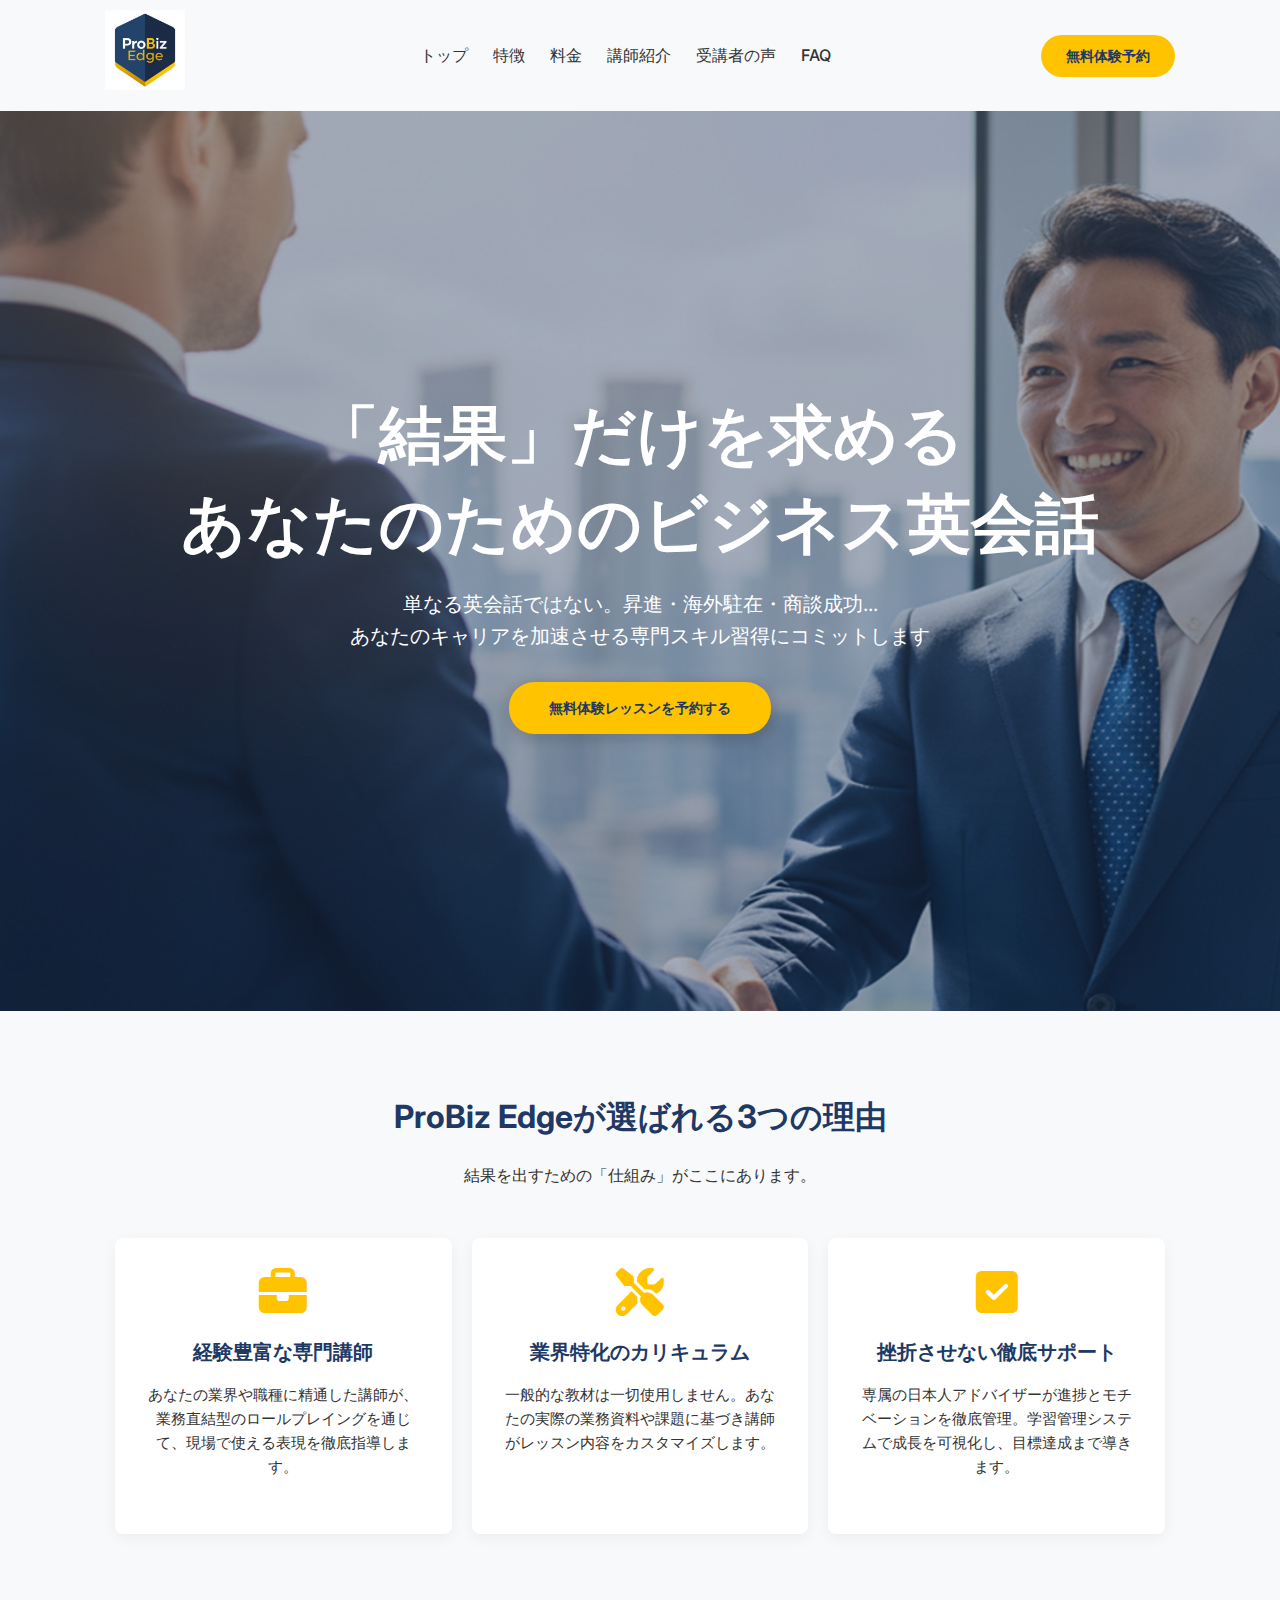
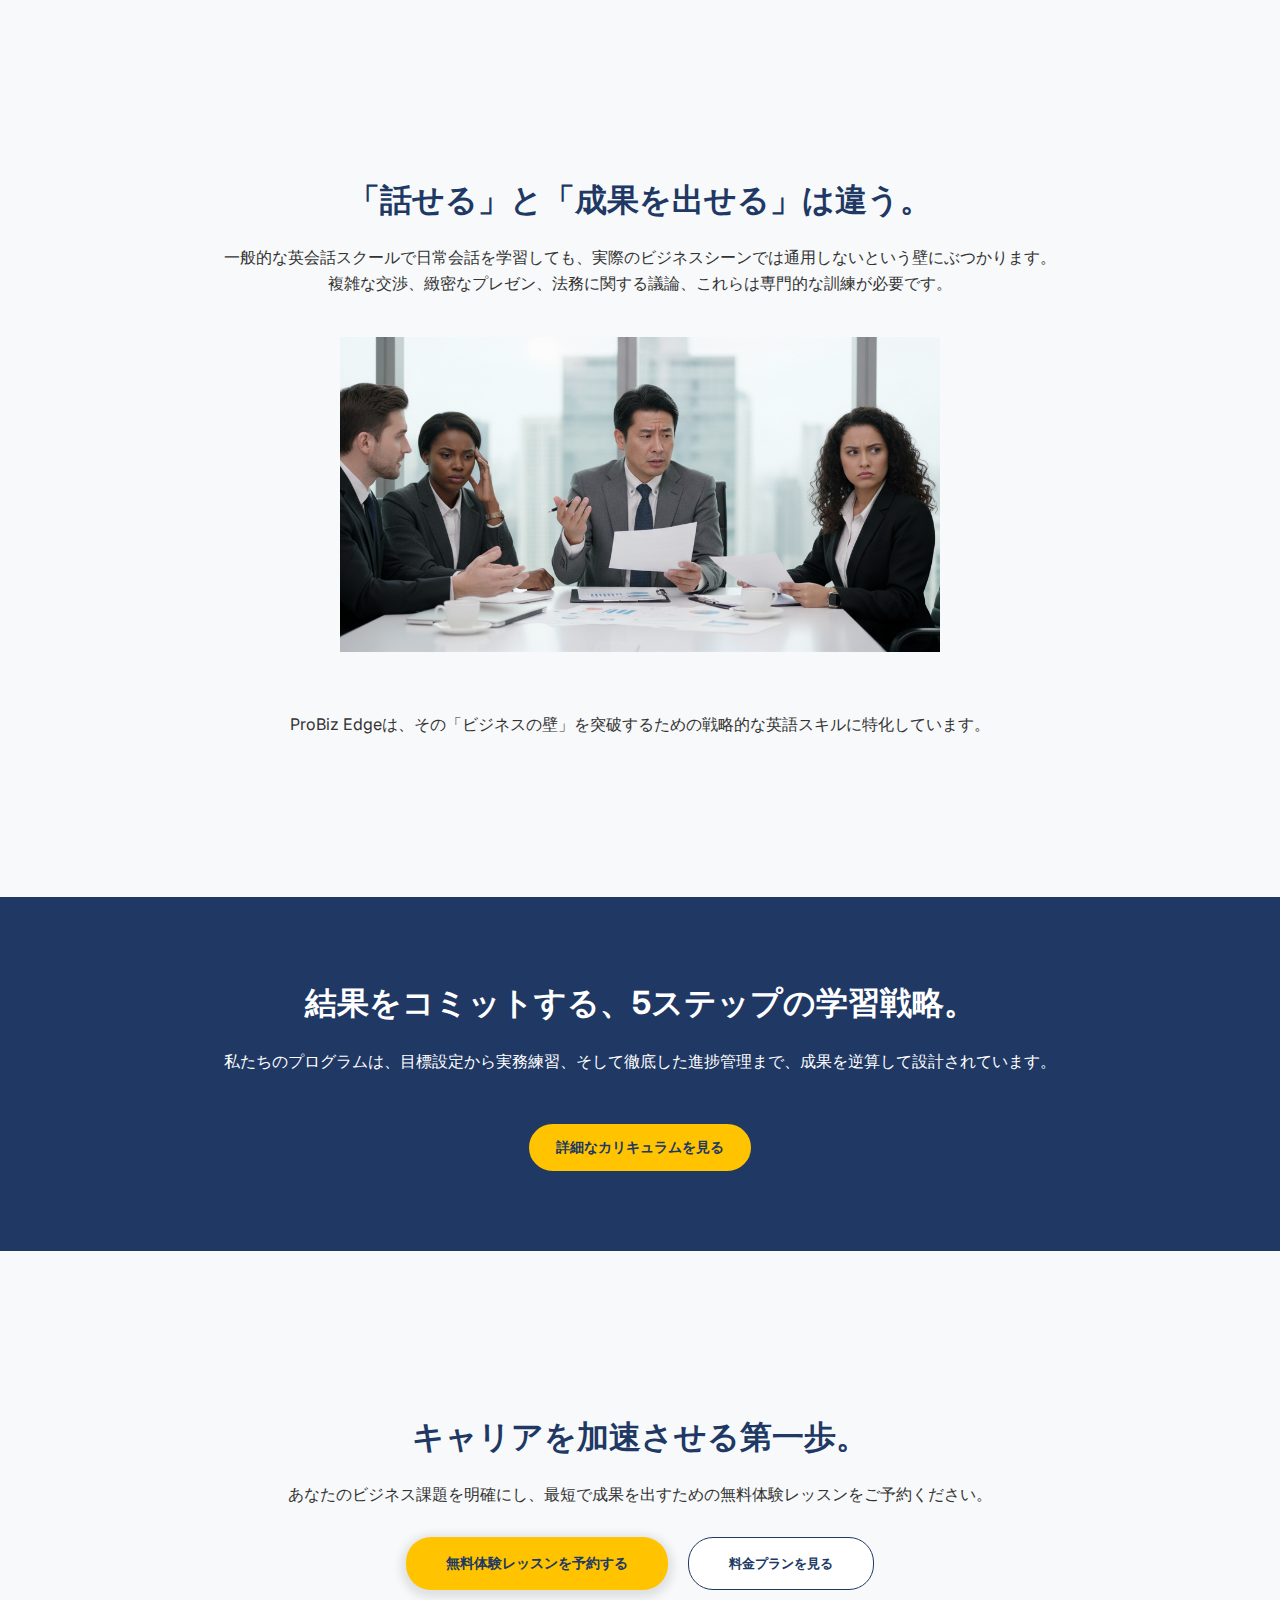
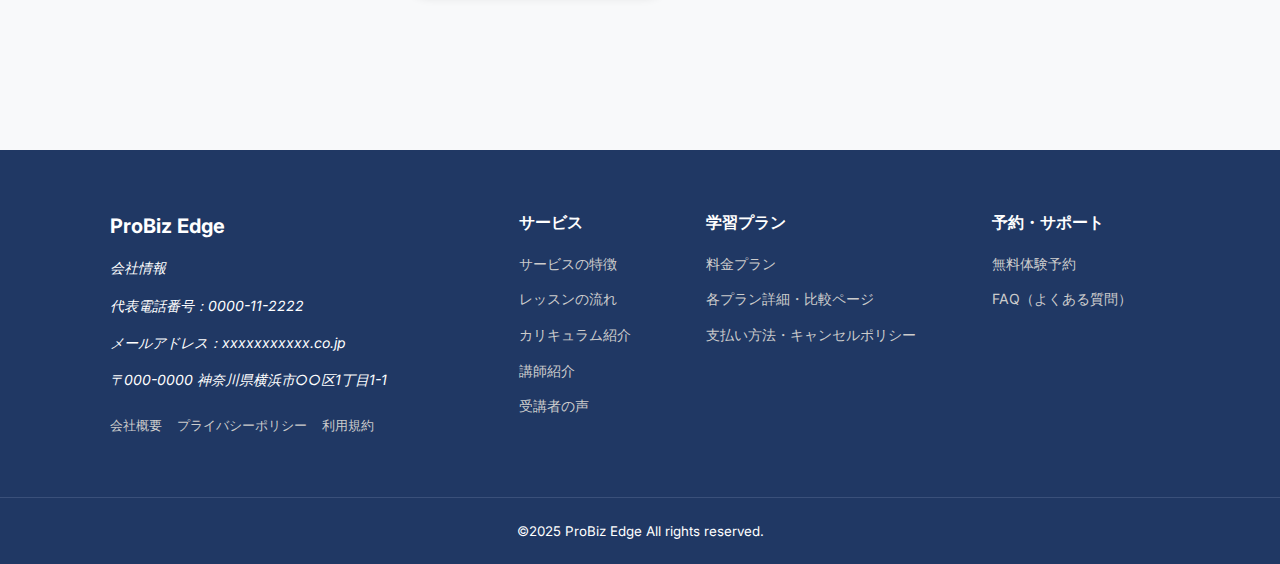
<file: index.html>
<!DOCTYPE html>
<html lang="ja">
  <head>
    <meta charset="UTF-8">
    <meta name="viewport" content="width=device-width, initial-scale=1.0">
    <title>ProBiz Edge|ビジネス英会話で世界へ</title>
    <meta name="description" content="ProBiz Edgeは、ビジネス英会話に特化したオンライン英会話サービスです。経験豊富な専門講師と業界特化のカリキュラムで、あなたのキャリアを加速させます。無料体験レッスンも受付中。">
    <link rel="preconnect" href="https://fonts.googleapis.com">
	    <link rel="preconnect" href="https://fonts.gstatic.com" crossorigin>
	    <link href="https://fonts.googleapis.com/css2?family=Inter:wght@400;700&family=Noto+Sans+Japanese:wght@400;700&display=swap" rel="stylesheet">
      <link rel="stylesheet" href="style.css">
           <!-- ここにCSSのCDNリンクを記述します -->
      <link rel="stylesheet" href="https://cdnjs.cloudflare.com/ajax/libs/font-awesome/6.5.1/css/all.min.css">

  </head>
  <body>
    <!--ヘッダー-->
    <header class="header">
      <div class="header-container">
        <div class="logo">
          <a href="index.html">
          <img src="images/logo.png" alt="ProBiz Edgeのロゴ" width="80" height="80">
          </a>
          <!--<a href="/">ProBiz Edge</a>-->
        </div>
      <!--ハンバーガーメニューのボタン -->
      <button class="menu-toggle" id="menu-toggle">
        &#9776; 
      </button>
        <nav class="global-nav" id="global-nav">
          <ul>
            <li><a href="index.html">トップ</a></li>
            <li><a href="features.html">特徴</a></li>
            <li><a href="price.html">料金</a></li>
            <li><a href="teachers.html">講師紹介</a></li>
            <li><a href="voice.html">受講者の声</a></li>
            <li><a href="faq.html">FAQ</a></li>
          </ul>
        </nav>

        <div class="header-cta">
          <a href="reserve.html" class="cta-button">無料体験予約</a>
        </div>
      </div>
    </header>

    <!--メインコンテンツ-->
    <main>
      <section class="hero-section">
        <div class="hero-overlay">
          <div class="hero-content">
          <!--<img src="images/hero.png" alt="握手をする日本人ビジネスマンと外国人男性">-->
          <h1>「結果」だけを求める<br>あなたのためのビジネス英会話</h1>
          <p>単なる英会話ではない。昇進・海外駐在・商談成功...<br>あなたのキャリアを加速させる専門スキル習得にコミットします</p>
          <a href="reserve.html" class="cta-button large">無料体験レッスンを予約する</a>
        </div>
        </div>
      </section>

      <section id="features" class="features">
        <h2>ProBiz Edgeが選ばれる3つの理由</h2>
        <p class="section-subtitle">結果を出すための「仕組み」がここにあります。</p>
            
        <div class="features-container">
          <div class="feature-item">
            <!--アイコン-->
            <i class="fa-solid fa-briefcase fa-3x" style="color: #ffc300;"></i>
            <h3>経験豊富な専門講師</h3>
            <p>あなたの業界や職種に精通した講師が、業務直結型のロールプレイングを通じて、現場で使える表現を徹底指導します。</p>
          </div>
          <div class="feature-item">
            <!--アイコン-->
            <i class="fa-solid fa-screwdriver-wrench fa-3x" style="color: #ffc300;"></i>
            <h3>業界特化のカリキュラム</h3>
            <p>一般的な教材は一切使用しません。あなたの実際の業務資料や課題に基づき講師がレッスン内容をカスタマイズします。</p>
          </div>
          <div class="feature-item">
            <!--アイコン-->
            <i class="fa-solid fa-square-check fa-3x" style="color: #ffc300;"></i>
            <h3>挫折させない徹底サポート</h3>
            <p>専属の日本人アドバイザーが進捗とモチベーションを徹底管理。学習管理システムで成長を可視化し、目標達成まで導きます。</p>
          </div>
        </div>
      </section>

      <section id="difference" class="difference">
        <div class="difference-container">
          <div class="difference-text">
            <h2>「話せる」と「成果を出せる」は違う。</h2>
            <p>一般的な英会話スクールで日常会話を学習しても、実際のビジネスシーンでは通用しないという壁にぶつかります。<br>複雑な交渉、緻密なプレゼン、法務に関する議論、これらは専門的な訓練が必要です。</p>
          </div>
          <div class="difference-image">
            <img src="images/problem.png" alt="一人の日本人と三人の多国籍外国人ビジネスマンが話していて困っている">
          </div>
          <div class="difference-text-bottom">
            <p>ProBiz Edgeは、その「ビジネスの壁」を突破するための戦略的な英語スキルに特化しています。</p>
          </div>
        </div>
      </section>

      <section id="strategy" class="strategy">
        <h2>結果をコミットする、5ステップの学習戦略。</h2>
        <p class="section-subtitle">私たちのプログラムは、目標設定から実務練習、そして徹底した進捗管理まで、成果を逆算して設計されています。</p>
            
        <div class="strategy-steps">
        </div>

        <div class="strategy-cta">
          <a href="curriculum.html" class="cta-button outline">詳細なカリキュラムを見る</a>
        </div>
      </section>

      <section id="contact" class="cta-block">
        <h2>キャリアを加速させる第一歩。</h2>
        <p>あなたのビジネス課題を明確にし、最短で成果を出すための無料体験レッスンをご予約ください。</p>
        <div class="cta-buttons">
          <a href="reserve.html" class="cta-button large">無料体験レッスンを予約する</a>
          <a href="price.html" class="cta-button outline">料金プランを見る</a>
        </div>
      </section>

    </main>

    <!--フッター-->
     <footer class="footer">
        <div class="footer-container">
            
            <div class="footer-info">
                <div class="logo">
                    <a href="index.html">ProBiz Edge</a>
                </div>
                <address>
                    <p>会社情報</p>
                    <p>代表電話番号：0000-11-2222</p>
                    <p>メールアドレス：xxxxxxxxxxx.co.jp</p>
                    <p>〒000-0000 神奈川県横浜市○○区1丁目1-1</p>
                </address>
                <ul class="footer-legal-links">
                    <li><a href="company.html">会社概要</a></li>
                    <li><a href="privacy.html">プライバシーポリシー</a></li>
                    <li><a href="terms.html">利用規約</a></li>
                </ul>
            </div>

            <div class="footer-nav">
                <div class="footer-nav-column">
                    <h4>サービス</h4>
                    <ul>
                        <li><a href="features.html">サービスの特徴</a></li>
                        <li><a href="flow.html">レッスンの流れ</a></li>
                        <li><a href="curriculum.html">カリキュラム紹介</a></li>
                        <li><a href="teachers.html">講師紹介</a></li>
                        <li><a href="voice.html">受講者の声</a></li>
                    </ul>
                </div>
                <div class="footer-nav-column">
                    <h4>学習プラン</h4>
                    <ul>
                        <li><a href="price.html">料金プラン</a></li>
                        <li><a href="pricedetails.html">各プラン詳細・比較ページ</a></li>
                        <li><a href="payment.html">支払い方法・キャンセルポリシー</a></li>
                    </ul>
                </div>
                <div class="footer-nav-column">
                    <h4>予約・サポート</h4>
                    <ul>
                        <li><a href="reserve.html">無料体験予約</a></li>
                        <li><a href="faq.html">FAQ（よくある質問）</a></li>
                    </ul>
                </div>
            </div>
        </div>
        
        <div class="copyright">
          <small>&copy;2025 ProBiz Edge All rights reserved.</small>
        </div>
    </footer>

    <script>
    //1.  ！JacaScript部分！　ボタン要素とメニュー要素を取得
    const toggleButton = document.getElementById('menu-toggle');
    const navMenu = document.getElementById('global-nav');

    // 2. ボタンにクリックイベントを追加
    toggleButton.addEventListener('click', function() {
        // 3. navMenuに 'is-active' クラスを付け外しする
        navMenu.classList.toggle('is-active');
    });
</script>
  </body>
  </html>
</file>
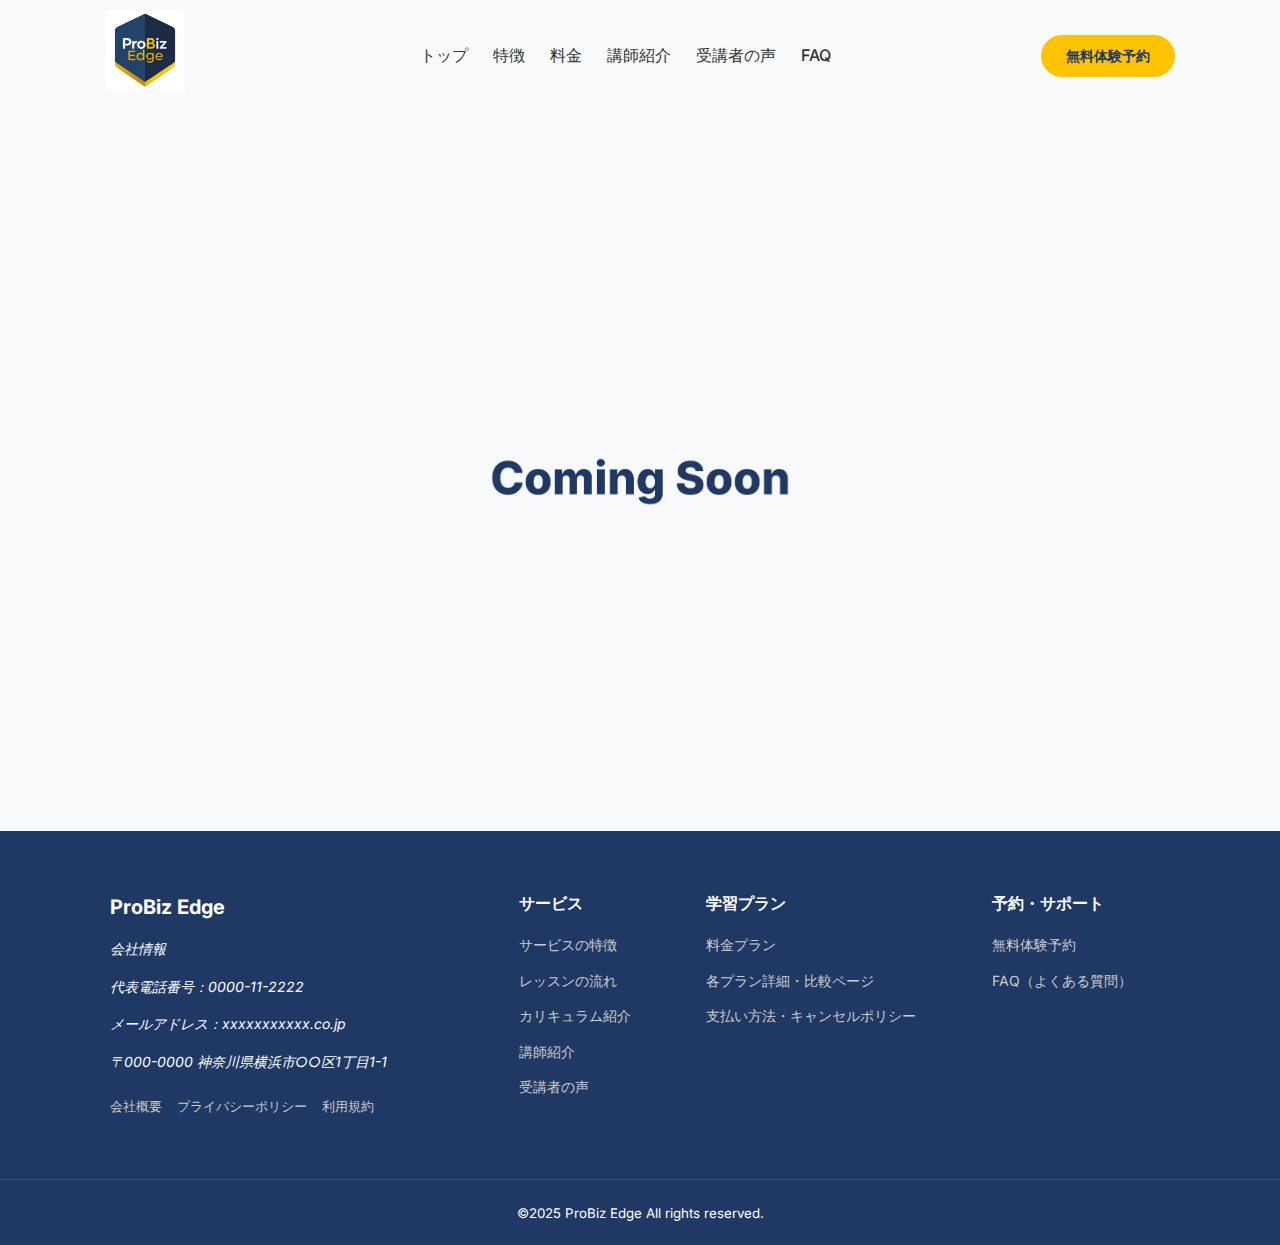
<file: company.html>
<!DOCTYPE html>
<html lang="ja">
  <head>
    <meta charset="UTF-8">
    <meta name="viewport" content="width=device-width, initial-scale=1.0">
    <title>会社概要 - ProBiz Edge</title>
    <meta name="description" content="ProBiz Edgeの会社概要ページです。会社の理念、沿革、アクセス情報などを掲載しています。">
    <link rel="preconnect" href="https://fonts.googleapis.com">
	    <link rel="preconnect" href="https://fonts.gstatic.com" crossorigin>
	    <link href="https://fonts.googleapis.com/css2?family=Inter:wght@400;700&family=Noto+Sans+Japanese:wght@400;700&display=swap" rel="stylesheet">
      <link rel="stylesheet" href="style.css">
           <!-- ここにCSSのCDNリンクを記述します -->
      <link rel="stylesheet" href="https://cdnjs.cloudflare.com/ajax/libs/font-awesome/6.5.1/css/all.min.css">

  </head>
  <body>
    <!--ヘッダー-->
    <header class="header">
      <div class="header-container">
        <div class="logo">
          <a href="index.html">
          <img src="images/logo.png" alt="ProBiz Edgeのロゴ" width="80" height="80">
          </a>
          <!--<a href="/">ProBiz Edge</a>-->
        </div>
      <!--ハンバーガーメニューのボタン -->
      <button class="menu-toggle" id="menu-toggle">
        &#9776; 
      </button>
        <nav class="global-nav" id="global-nav">
          <ul>
            <li><a href="index.html">トップ</a></li>
            <li><a href="features.html">特徴</a></li>
            <li><a href="price.html">料金</a></li>
            <li><a href="teachers.html">講師紹介</a></li>
            <li><a href="voice.html">受講者の声</a></li>
            <li><a href="faq.html">FAQ</a></li>
          </ul>
        </nav>

        <div class="header-cta">
          <a href="reserve.html" class="cta-button">無料体験予約</a>
        </div>
      </div>
    </header>


    <!--メインコンテンツ-->
    <main class="construction-page"> 
        <img src="images/construction.png" alt="Coming soonと書かれた画像" class="construction-image">
    </main>



    <!--フッター-->
     <footer class="footer">
        <div class="footer-container">
            
            <div class="footer-info">
                <div class="logo">
                    <a href="index.html">ProBiz Edge</a>
                </div>
                <address>
                    <p>会社情報</p>
                    <p>代表電話番号：0000-11-2222</p>
                    <p>メールアドレス：xxxxxxxxxxx.co.jp</p>
                    <p>〒000-0000 神奈川県横浜市○○区1丁目1-1</p>
                </address>
                <ul class="footer-legal-links">
                    <li><a href="company.html">会社概要</a></li>
                    <li><a href="privacy.html">プライバシーポリシー</a></li>
                    <li><a href="terms.html">利用規約</a></li>
                </ul>
            </div>

            <div class="footer-nav">
                <div class="footer-nav-column">
                    <h4>サービス</h4>
                    <ul>
                        <li><a href="features.html">サービスの特徴</a></li>
                        <li><a href="flow.html">レッスンの流れ</a></li>
                        <li><a href="curriculum.html">カリキュラム紹介</a></li>
                        <li><a href="teachers.html">講師紹介</a></li>
                        <li><a href="voice.html">受講者の声</a></li>
                    </ul>
                </div>
                <div class="footer-nav-column">
                    <h4>学習プラン</h4>
                    <ul>
                        <li><a href="price.html">料金プラン</a></li>
                        <li><a href="pricedetails.html">各プラン詳細・比較ページ</a></li>
                        <li><a href="payment.html">支払い方法・キャンセルポリシー</a></li>
                    </ul>
                </div>
                <div class="footer-nav-column">
                    <h4>予約・サポート</h4>
                    <ul>
                        <li><a href="reserve.html">無料体験予約</a></li>
                        <li><a href="faq.html">FAQ（よくある質問）</a></li>
                    </ul>
                </div>
            </div>
        </div>
        
        <div class="copyright">
          <small>&copy;2025 ProBiz Edge All rights reserved.</small>
        </div>
    </footer>

    <script>
    //1.  ！JacaScript部分！　ボタン要素とメニュー要素を取得
    const toggleButton = document.getElementById('menu-toggle');
    const navMenu = document.getElementById('global-nav');

    // 2. ボタンにクリックイベントを追加
    toggleButton.addEventListener('click', function() {
        // 3. navMenuに 'is-active' クラスを付け外しする
        navMenu.classList.toggle('is-active');
    });
</script>
  </body>
  </html>
</file>
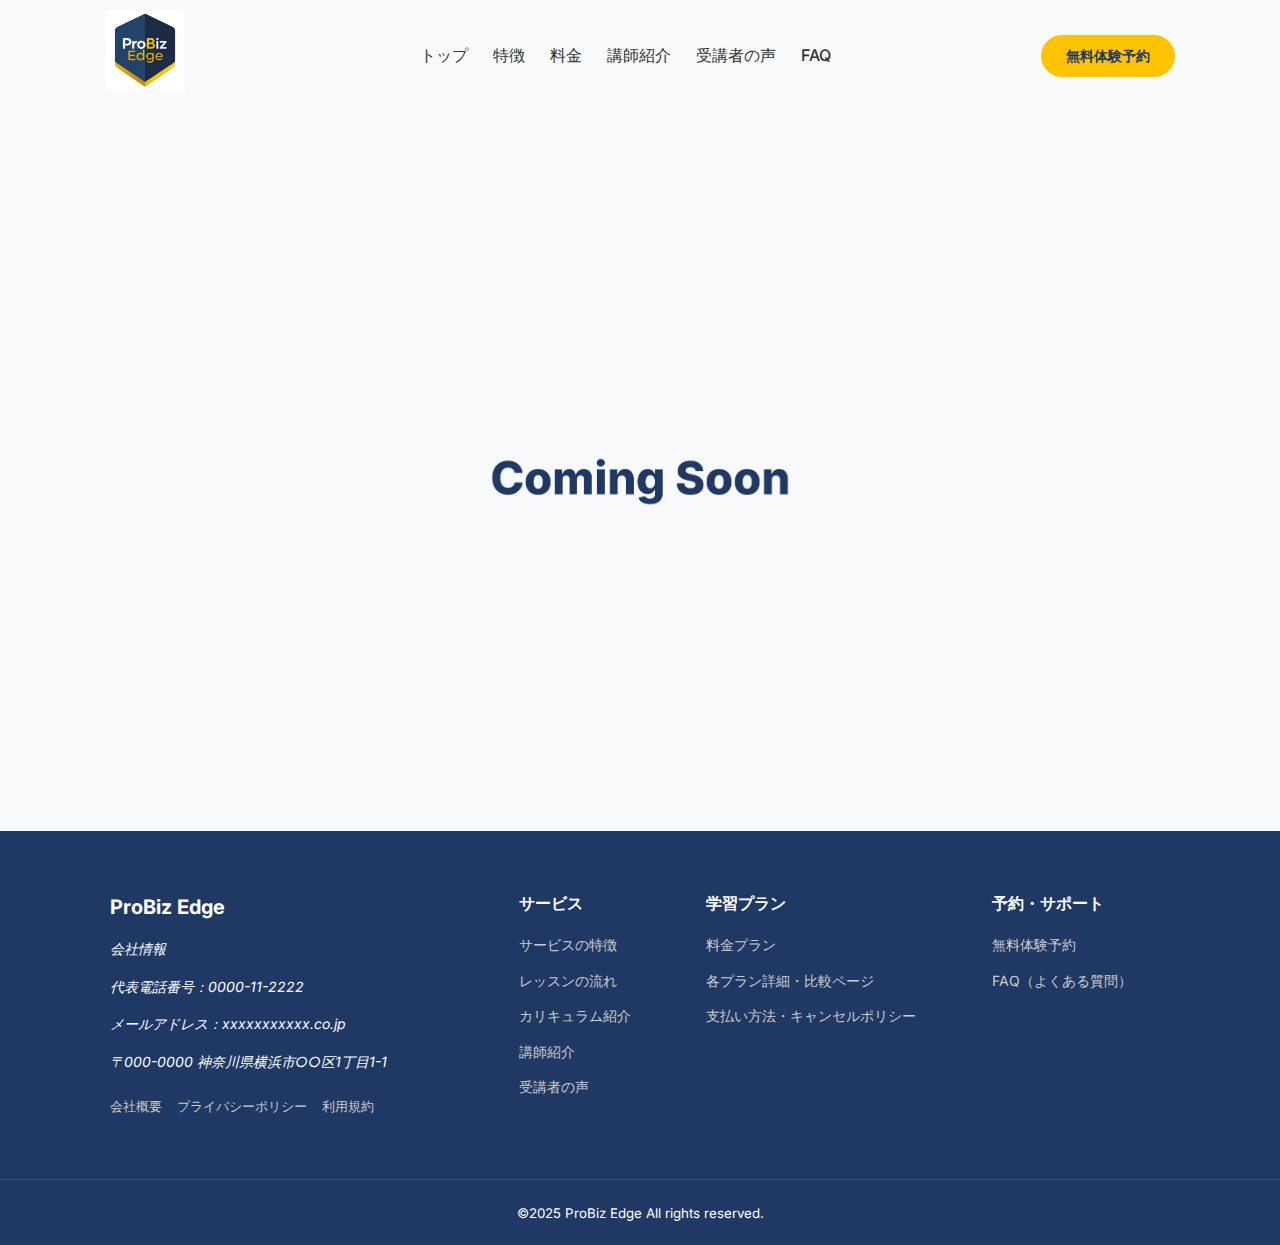
<file: curriculum.html>
<!DOCTYPE html>
<html lang="ja">
  <head>
    <meta charset="UTF-8">
    <meta name="viewport" content="width=device-width, initial-scale=1.0">
    <title>カリキュラム紹介 - ProBiz Edge</title>
    <meta name="description" content="ProBiz Edgeのカリキュラム紹介ページです。各コースの内容や特徴、学習目標について詳しくご紹介します。">
    <link rel="preconnect" href="https://fonts.googleapis.com">
	    <link rel="preconnect" href="https://fonts.gstatic.com" crossorigin>
	    <link href="https://fonts.googleapis.com/css2?family=Inter:wght@400;700&family=Noto+Sans+Japanese:wght@400;700&display=swap" rel="stylesheet">
      <link rel="stylesheet" href="style.css">
           <!-- ここにCSSのCDNリンクを記述します -->
      <link rel="stylesheet" href="https://cdnjs.cloudflare.com/ajax/libs/font-awesome/6.5.1/css/all.min.css">

  </head>
  <body>
    <!--ヘッダー-->
    <header class="header">
      <div class="header-container">
        <div class="logo">
          <a href="index.html">
          <img src="images/logo.png" alt="ProBiz Edgeのロゴ" width="80" height="80">
          </a>
          <!--<a href="/">ProBiz Edge</a>-->
        </div>
      <!--ハンバーガーメニューのボタン -->
      <button class="menu-toggle" id="menu-toggle">
        &#9776; 
      </button>
        <nav class="global-nav" id="global-nav">
          <ul>
            <li><a href="index.html">トップ</a></li>
            <li><a href="features.html">特徴</a></li>
            <li><a href="price.html">料金</a></li>
            <li><a href="teachers.html">講師紹介</a></li>
            <li><a href="voice.html">受講者の声</a></li>
            <li><a href="faq.html">FAQ</a></li>
          </ul>
        </nav>

        <div class="header-cta">
          <a href="reserve.html" class="cta-button">無料体験予約</a>
        </div>
      </div>
    </header>


    <!--メインコンテンツ-->
    <main class="construction-page"> 
        <img src="images/construction.png" alt="Coming soonと書かれた画像" class="construction-image">
    </main>



    <!--フッター-->
     <footer class="footer">
        <div class="footer-container">
            
            <div class="footer-info">
                <div class="logo">
                    <a href="index.html">ProBiz Edge</a>
                </div>
                <address>
                    <p>会社情報</p>
                    <p>代表電話番号：0000-11-2222</p>
                    <p>メールアドレス：xxxxxxxxxxx.co.jp</p>
                    <p>〒000-0000 神奈川県横浜市○○区1丁目1-1</p>
                </address>
                <ul class="footer-legal-links">
                    <li><a href="company.html">会社概要</a></li>
                    <li><a href="privacy.html">プライバシーポリシー</a></li>
                    <li><a href="terms.html">利用規約</a></li>
                </ul>
            </div>

            <div class="footer-nav">
                <div class="footer-nav-column">
                    <h4>サービス</h4>
                    <ul>
                        <li><a href="features.html">サービスの特徴</a></li>
                        <li><a href="flow.html">レッスンの流れ</a></li>
                        <li><a href="curriculum.html">カリキュラム紹介</a></li>
                        <li><a href="teachers.html">講師紹介</a></li>
                        <li><a href="voice.html">受講者の声</a></li>
                    </ul>
                </div>
                <div class="footer-nav-column">
                    <h4>学習プラン</h4>
                    <ul>
                        <li><a href="price.html">料金プラン</a></li>
                        <li><a href="pricedetails.html">各プラン詳細・比較ページ</a></li>
                        <li><a href="payment.html">支払い方法・キャンセルポリシー</a></li>
                    </ul>
                </div>
                <div class="footer-nav-column">
                    <h4>予約・サポート</h4>
                    <ul>
                        <li><a href="reserve.html">無料体験予約</a></li>
                        <li><a href="faq.html">FAQ（よくある質問）</a></li>
                    </ul>
                </div>
            </div>
        </div>
        
        <div class="copyright">
          <small>&copy;2025 ProBiz Edge All rights reserved.</small>
        </div>
    </footer>

    <script>
    //1.  ！JacaScript部分！　ボタン要素とメニュー要素を取得
    const toggleButton = document.getElementById('menu-toggle');
    const navMenu = document.getElementById('global-nav');

    // 2. ボタンにクリックイベントを追加
    toggleButton.addEventListener('click', function() {
        // 3. navMenuに 'is-active' クラスを付け外しする
        navMenu.classList.toggle('is-active');
    });
</script>
  </body>
  </html>
</file>
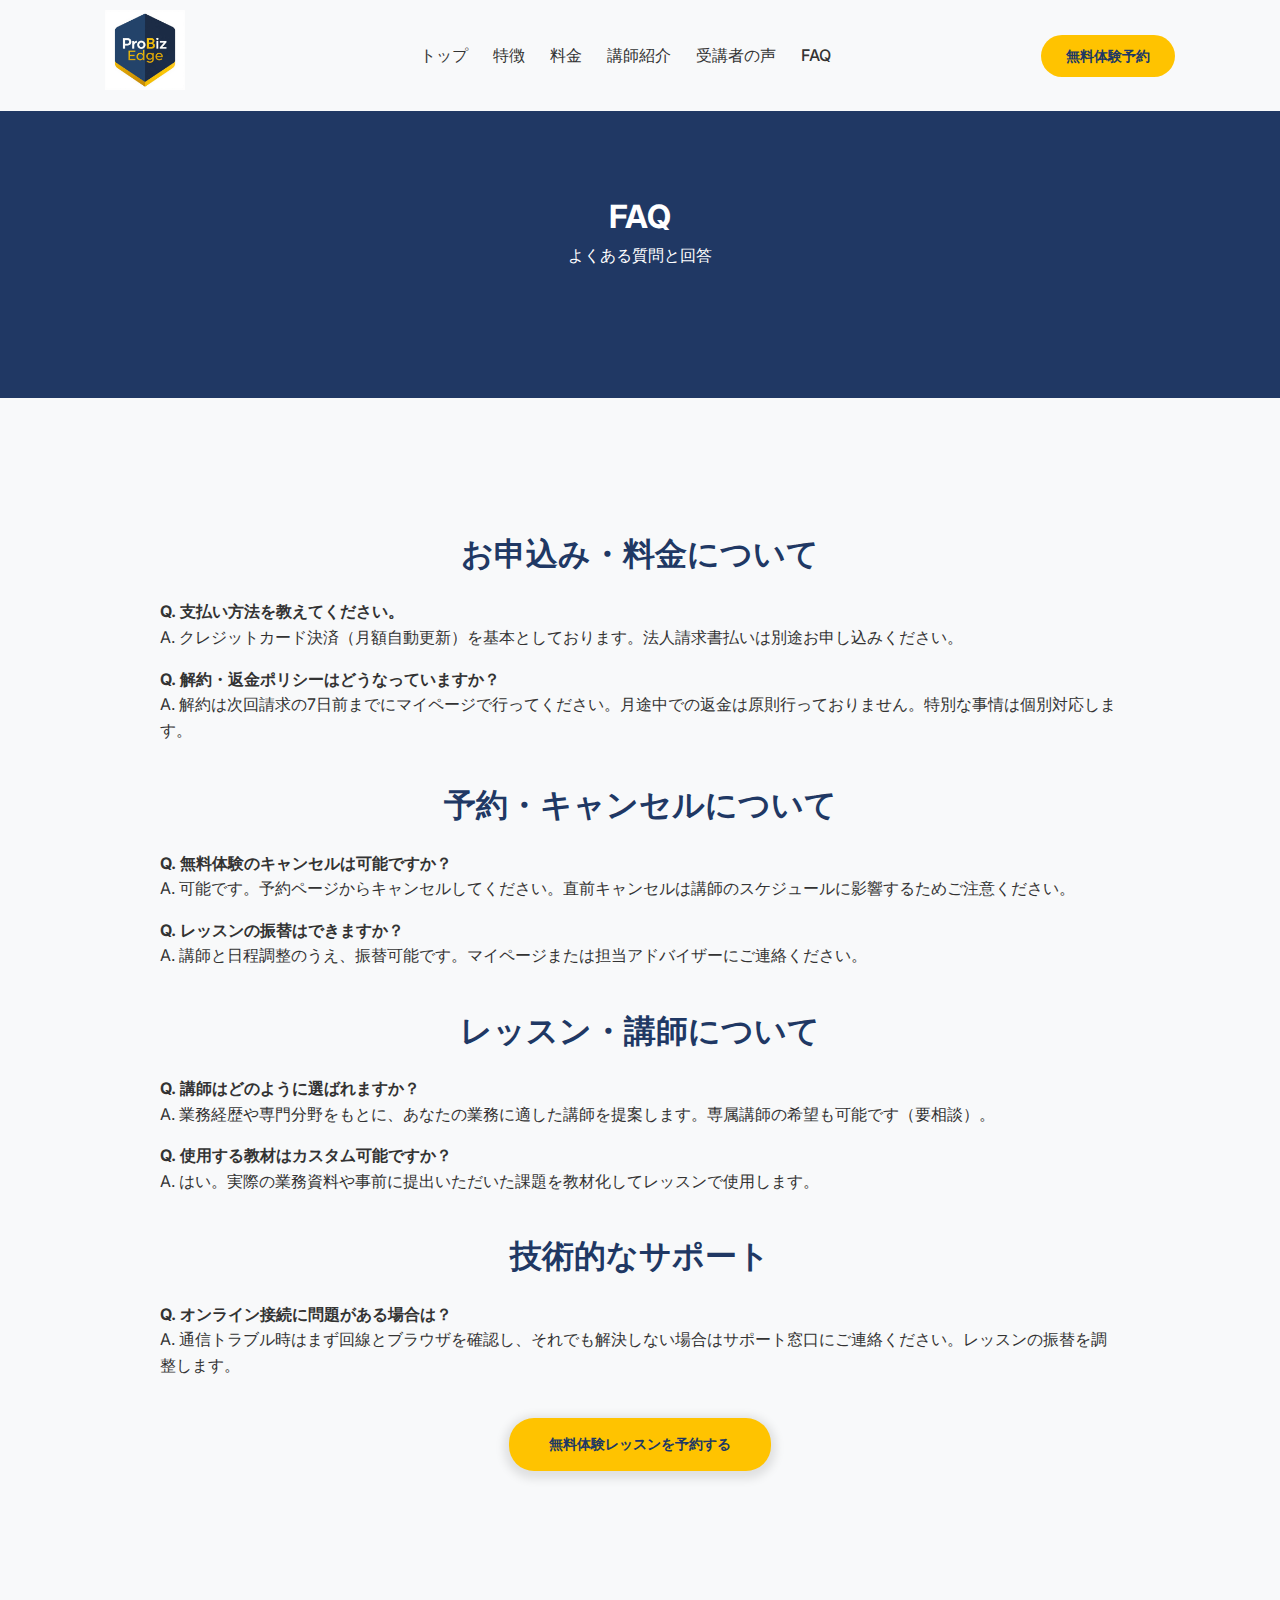
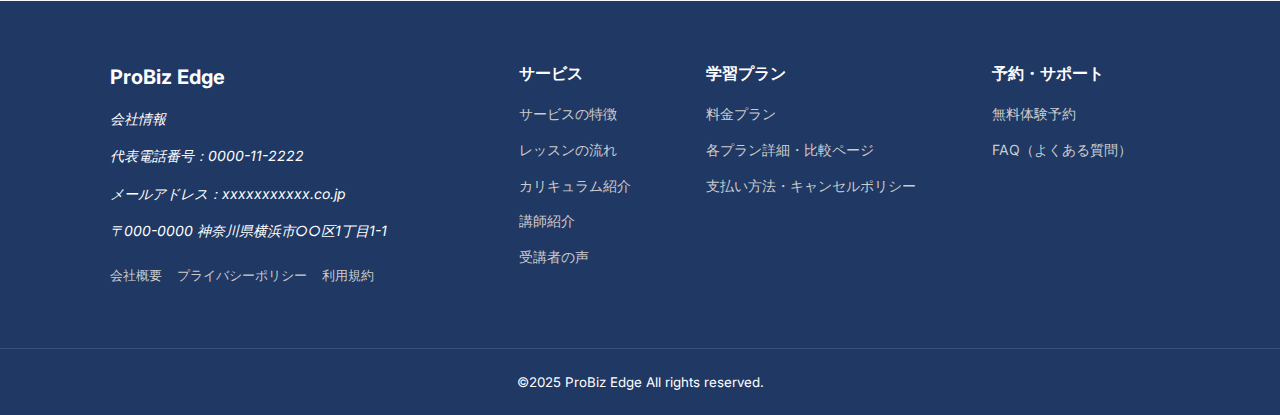
<file: faq.html>
<!DOCTYPE html>
<html lang="ja">
  <head>
    <meta charset="UTF-8">
    <meta name="viewport" content="width=device-width, initial-scale=1.0">
    <title>FAQ（よくある質問） - ProBiz Edge</title>
    <meta name="description" content="ProBiz EdgeのFAQ（よくある質問）ページです。サービス内容、料金、レッスン予約方法など、よくある質問とその回答を掲載しています。">
    <link rel="preconnect" href="https://fonts.googleapis.com">
	    <link rel="preconnect" href="https://fonts.gstatic.com" crossorigin>
	    <link href="https://fonts.googleapis.com/css2?family=Inter:wght@400;700&family=Noto+Sans+Japanese:wght@400;700&display=swap" rel="stylesheet">
      <link rel="stylesheet" href="style.css">
           <!-- ここにCSSのCDNリンクを記述します -->
      <link rel="stylesheet" href="https://cdnjs.cloudflare.com/ajax/libs/font-awesome/6.5.1/css/all.min.css">

  </head>
  <body>
    <!--ヘッダー-->
    <header class="header">
      <div class="header-container">
        <div class="logo">
          <a href="index.html">
          <img src="images/logo.png" alt="ProBiz Edgeのロゴ" width="80" height="80">
          </a>
          <!--<a href="/">ProBiz Edge</a>-->
        </div>
      <!--ハンバーガーメニューのボタン -->
      <button class="menu-toggle" id="menu-toggle">
        &#9776; 
      </button>
        <nav class="global-nav" id="global-nav">
          <ul>
            <li><a href="index.html">トップ</a></li>
            <li><a href="features.html">特徴</a></li>
            <li><a href="price.html">料金</a></li>
            <li><a href="teachers.html">講師紹介</a></li>
            <li><a href="voice.html">受講者の声</a></li>
            <li><a href="faq.html">FAQ</a></li>
          </ul>
        </nav>

        <div class="header-cta">
          <a href="reserve.html" class="cta-button">無料体験予約</a>
        </div>
      </div>
    </header>

    <!--メインコンテンツ-->
  <main>
    <section class="strategy page-hero">
      <h1>FAQ</h1>
      <p class="section-subtitle">
        よくある質問と回答
      </p>
    </section>

    <section class="features" style="padding-top:40px;padding-bottom:40px;">
      <div class="header-container" style="max-width:1000px;">
        <h2>お申込み・料金について</h2>

        <div style="margin-top:18px;">
          <div style="margin-bottom:16px;">
            <strong>Q. 支払い方法を教えてください。</strong>
            <p>A. クレジットカード決済（月額自動更新）を基本としております。法人請求書払いは別途お申し込みください。</p>
          </div>

          <div style="margin-bottom:16px;">
            <strong>Q. 解約・返金ポリシーはどうなっていますか？</strong>
            <p>A. 解約は次回請求の7日前までにマイページで行ってください。月途中での返金は原則行っておりません。特別な事情は個別対応します。</p>
          </div>
        </div>

        <h2 style="margin-top:36px;">予約・キャンセルについて</h2>
        <div style="margin-top:18px;">
          <div style="margin-bottom:16px;">
            <strong>Q. 無料体験のキャンセルは可能ですか？</strong>
            <p>A. 可能です。予約ページからキャンセルしてください。直前キャンセルは講師のスケジュールに影響するためご注意ください。</p>
          </div>

          <div style="margin-bottom:16px;">
            <strong>Q. レッスンの振替はできますか？</strong>
            <p>A. 講師と日程調整のうえ、振替可能です。マイページまたは担当アドバイザーにご連絡ください。</p>
          </div>
        </div>

        <h2 style="margin-top:36px;">レッスン・講師について</h2>
        <div style="margin-top:18px;">
          <div style="margin-bottom:16px;">
            <strong>Q. 講師はどのように選ばれますか？</strong>
            <p>A. 業務経歴や専門分野をもとに、あなたの業務に適した講師を提案します。専属講師の希望も可能です（要相談）。</p>
          </div>

          <div style="margin-bottom:16px;">
            <strong>Q. 使用する教材はカスタム可能ですか？</strong>
            <p>A. はい。実際の業務資料や事前に提出いただいた課題を教材化してレッスンで使用します。</p>
          </div>
        </div>

        <h2 style="margin-top:36px;">技術的なサポート</h2>
        <div style="margin-top:18px;">
          <div style="margin-bottom:16px;">
            <strong>Q. オンライン接続に問題がある場合は？</strong>
            <p>A. 通信トラブル時はまず回線とブラウザを確認し、それでも解決しない場合はサポート窓口にご連絡ください。レッスンの振替を調整します。</p>
          </div>
        </div>

        <div style="text-align:center;margin-top:40px;">
          <a href="reserve.html" class="cta-button large">無料体験レッスンを予約する</a>
        </div>

      </div>
    </section>
  </main>

    <!--フッター-->
     <footer class="footer">
        <div class="footer-container">
            
            <div class="footer-info">
                <div class="logo">
                    <a href="index.html">ProBiz Edge</a>
                </div>
                <address>
                    <p>会社情報</p>
                    <p>代表電話番号：0000-11-2222</p>
                    <p>メールアドレス：xxxxxxxxxxx.co.jp</p>
                    <p>〒000-0000 神奈川県横浜市○○区1丁目1-1</p>
                </address>
                <ul class="footer-legal-links">
                    <li><a href="company.html">会社概要</a></li>
                    <li><a href="privacy.html">プライバシーポリシー</a></li>
                    <li><a href="terms.html">利用規約</a></li>
                </ul>
            </div>

            <div class="footer-nav">
                <div class="footer-nav-column">
                    <h4>サービス</h4>
                    <ul>
                        <li><a href="features.html">サービスの特徴</a></li>
                        <li><a href="flow.html">レッスンの流れ</a></li>
                        <li><a href="curriculum.html">カリキュラム紹介</a></li>
                        <li><a href="teachers.html">講師紹介</a></li>
                        <li><a href="voice.html">受講者の声</a></li>
                    </ul>
                </div>
                <div class="footer-nav-column">
                    <h4>学習プラン</h4>
                    <ul>
                        <li><a href="price.html">料金プラン</a></li>
                        <li><a href="pricedetails.html">各プラン詳細・比較ページ</a></li>
                        <li><a href="payment.html">支払い方法・キャンセルポリシー</a></li>
                    </ul>
                </div>
                <div class="footer-nav-column">
                    <h4>予約・サポート</h4>
                    <ul>
                        <li><a href="reserve.html">無料体験予約</a></li>
                        <li><a href="faq.html">FAQ（よくある質問）</a></li>
                    </ul>
                </div>
            </div>
        </div>
        
        <div class="copyright">
          <small>&copy;2025 ProBiz Edge All rights reserved.</small>
        </div>
    </footer>

    <script>
    //1.  ！JacaScript部分！　ボタン要素とメニュー要素を取得
    const toggleButton = document.getElementById('menu-toggle');
    const navMenu = document.getElementById('global-nav');

    // 2. ボタンにクリックイベントを追加
    toggleButton.addEventListener('click', function() {
        // 3. navMenuに 'is-active' クラスを付け外しする
        navMenu.classList.toggle('is-active');
    });
</script>
  </body>
  </html>
</file>
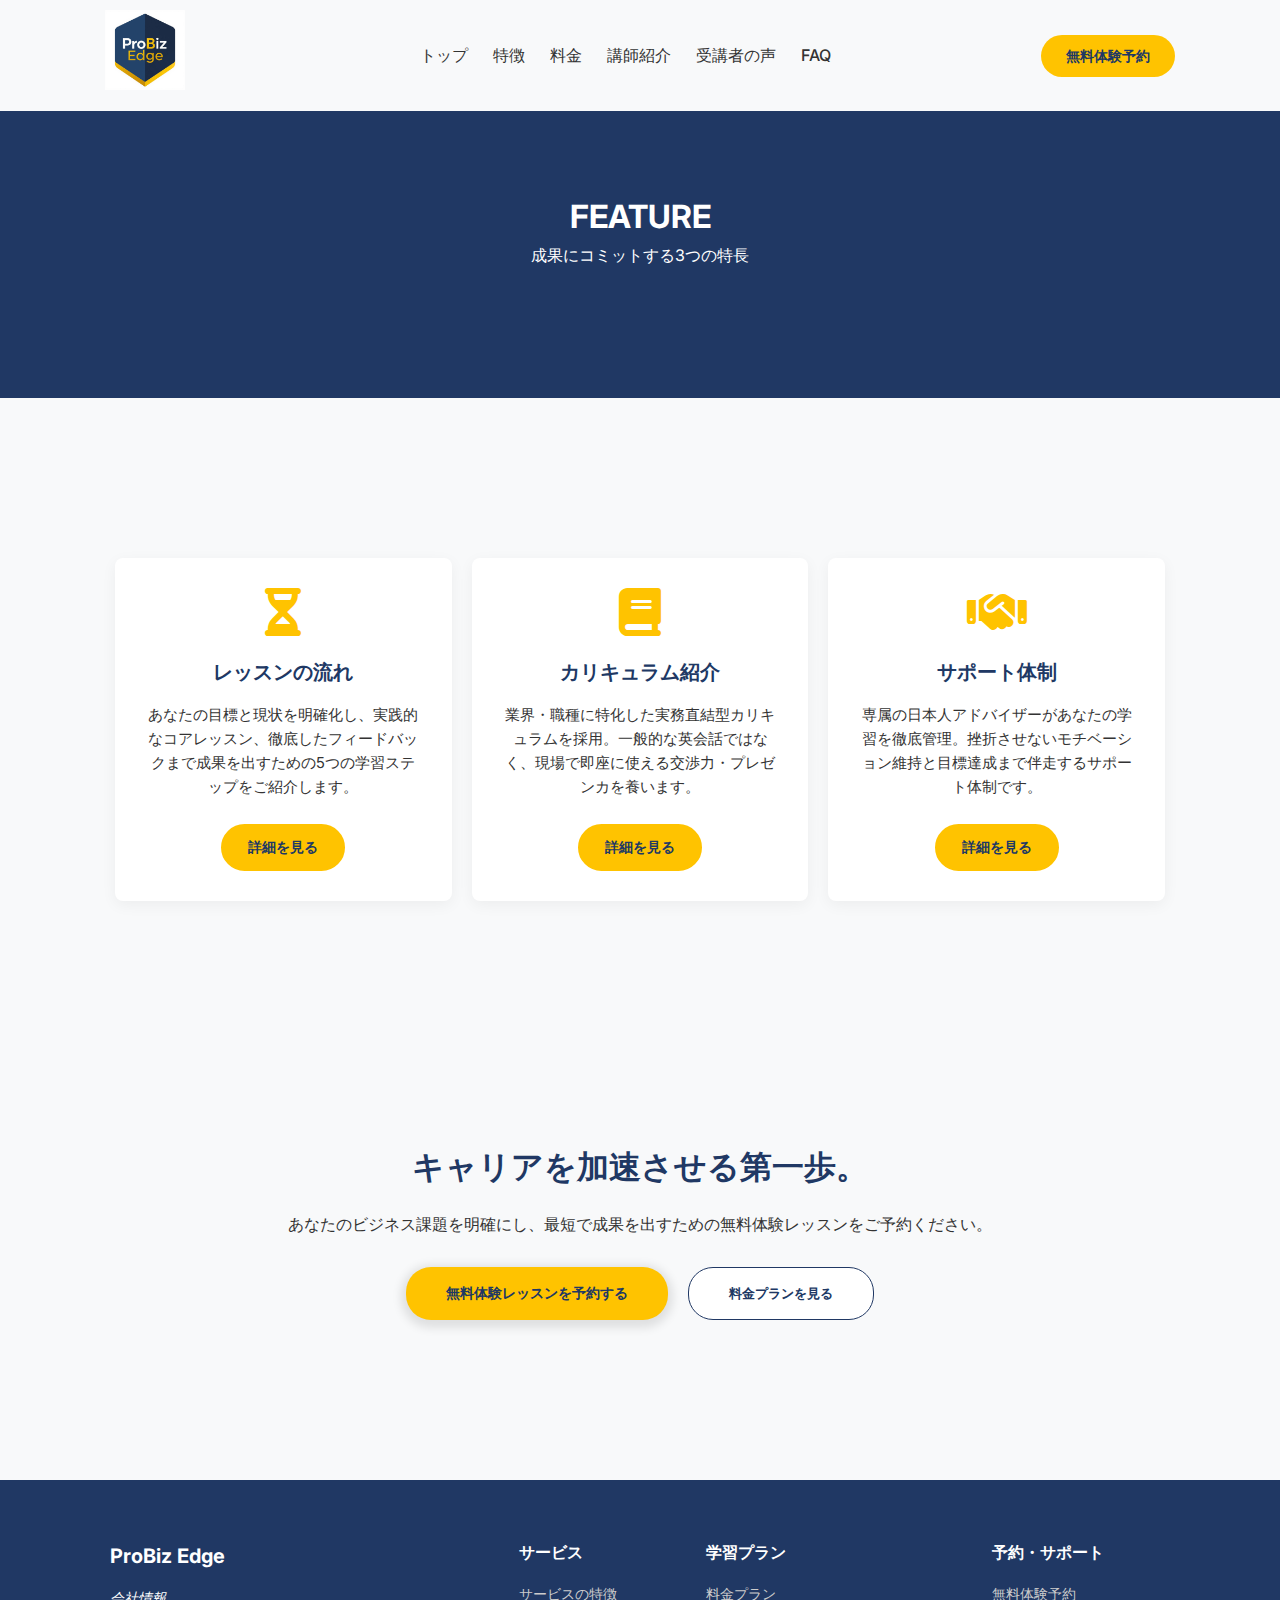
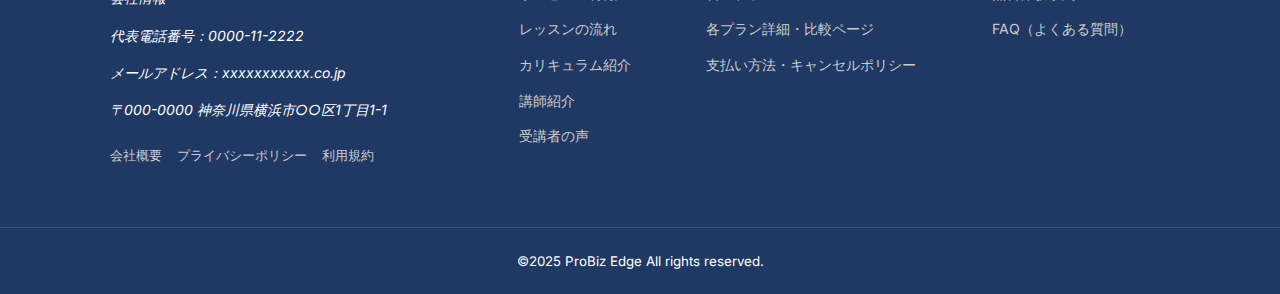
<file: features.html>
<!DOCTYPE html>
<html lang="ja">
  <head>
    <meta charset="UTF-8">
    <meta name="viewport" content="width=device-width, initial-scale=1.0">
    <title>特徴 - ProBiz Edge</title>
    <meta name="description" content="ProBiz Edgeの特徴ページです。成果にコミットする3つの特長、レッスンの流れ、カリキュラム紹介、サポート体制について詳しくご紹介します。">
    <link rel="preconnect" href="https://fonts.googleapis.com">
	    <link rel="preconnect" href="https://fonts.gstatic.com" crossorigin>
	    <link href="https://fonts.googleapis.com/css2?family=Inter:wght@400;700&family=Noto+Sans+Japanese:wght@400;700&display=swap" rel="stylesheet">
      <link rel="stylesheet" href="style.css">
           <!-- ここにCSSのCDNリンクを記述します -->
      <link rel="stylesheet" href="https://cdnjs.cloudflare.com/ajax/libs/font-awesome/6.5.1/css/all.min.css">

  </head>
  <body>
    <!--ヘッダー-->
    <header class="header">
      <div class="header-container">
        <div class="logo">
          <a href="index.html">
          <img src="images/logo.png" alt="ProBiz Edgeのロゴ" width="80" height="80">
          </a>
          <!--<a href="/">ProBiz Edge</a>-->
        </div>
      <!--ハンバーガーメニューのボタン -->
      <button class="menu-toggle" id="menu-toggle">
        &#9776; 
      </button>
        <nav class="global-nav" id="global-nav">
          <ul>
            <li><a href="index.html">トップ</a></li>
            <li><a href="features.html">特徴</a></li>
            <li><a href="price.html">料金</a></li>
            <li><a href="teachers.html">講師紹介</a></li>
            <li><a href="voice.html">受講者の声</a></li>
            <li><a href="faq.html">FAQ</a></li>
          </ul>
        </nav>

        <div class="header-cta">
          <a href="reserve.html" class="cta-button">無料体験予約</a>
        </div>
      </div>
    </header>
   
    <!--メインコンテンツ-->
    <main>
        <section class="strategy page-hero">
            <h1>FEATURE</h1>
            <p class="section-subtitle">
                成果にコミットする3つの特長
            </p>
        </section>

        <section class="features">
            <div class="features-container">
                
                <div class="feature-item">
                    <!-- アイコン-->
                     <i class="fa-solid fa-hourglass-half fa-3x" style="color: #ffc300;"></i>
                    <h3>レッスンの流れ</h3>
                    <p>あなたの目標と現状を明確化し、実践的なコアレッスン、徹底したフィードバックまで成果を出すための5つの学習ステップをご紹介します。</p>
                    <a href="flow.html" class="cta-button outline">詳細を見る</a> 
                </div>

                <div class="feature-item">
                    <!-- アイコン-->
                     <i class="fa-solid fa-book fa-3x" style="color: #ffc300;"></i>
                    <h3>カリキュラム紹介</h3>
                    <p>業界・職種に特化した実務直結型カリキュラムを採用。一般的な英会話ではなく、現場で即座に使える交渉力・プレゼンカを養います。</p>
                    <a href="curriculum.html" class="cta-button outline">詳細を見る</a>
                </div>

                <div class="feature-item">
                    <!-- アイコン-->
                     <i class="fa-solid fa-handshake fa-3x" style="color: #ffc300;"></i>
                    <h3>サポート体制</h3>
                    <p>専属の日本人アドバイザーがあなたの学習を徹底管理。挫折させないモチベーション維持と目標達成まで伴走するサポート体制です。</p>
                    <a href="support.html" class="cta-button outline">詳細を見る</a>
                </div>

            </div>
        </section>

        <section id="contact" class="cta-block">
            <h2>キャリアを加速させる第一歩。</h2>
            <p>あなたのビジネス課題を明確にし、最短で成果を出すための無料体験レッスンをご予約ください。</p>
            <div class="cta-buttons">
                <a href="reserve.html" class="cta-button large">無料体験レッスンを予約する</a>
                <a href="price.html" class="cta-button outline">料金プランを見る</a>
            </div>
        </section>

    </main>

    <!--フッター-->
     <footer class="footer">
        <div class="footer-container">
            
            <div class="footer-info">
                <div class="logo">
                    <a href="index.html">ProBiz Edge</a>
                </div>
                <address>
                    <p>会社情報</p>
                    <p>代表電話番号：0000-11-2222</p>
                    <p>メールアドレス：xxxxxxxxxxx.co.jp</p>
                    <p>〒000-0000 神奈川県横浜市○○区1丁目1-1</p>
                </address>
                <ul class="footer-legal-links">
                    <li><a href="company.html">会社概要</a></li>
                    <li><a href="privacy.html">プライバシーポリシー</a></li>
                    <li><a href="terms.html">利用規約</a></li>
                </ul>
            </div>

            <div class="footer-nav">
                <div class="footer-nav-column">
                    <h4>サービス</h4>
                    <ul>
                        <li><a href="features.html">サービスの特徴</a></li>
                        <li><a href="flow.html">レッスンの流れ</a></li>
                        <li><a href="curriculum.html">カリキュラム紹介</a></li>
                        <li><a href="teachers.html">講師紹介</a></li>
                        <li><a href="voice.html">受講者の声</a></li>
                    </ul>
                </div>
                <div class="footer-nav-column">
                    <h4>学習プラン</h4>
                    <ul>
                        <li><a href="price.html">料金プラン</a></li>
                        <li><a href="pricedetails.html">各プラン詳細・比較ページ</a></li>
                        <li><a href="payment.html">支払い方法・キャンセルポリシー</a></li>
                    </ul>
                </div>
                <div class="footer-nav-column">
                    <h4>予約・サポート</h4>
                    <ul>
                        <li><a href="reserve.html">無料体験予約</a></li>
                        <li><a href="faq.html">FAQ（よくある質問）</a></li>
                    </ul>
                </div>
            </div>
        </div>
        
        <div class="copyright">
          <small>&copy;2025 ProBiz Edge All rights reserved.</small>
        </div>
    </footer>

    <script>
    //1.  ！JacaScript部分！　ボタン要素とメニュー要素を取得
    const toggleButton = document.getElementById('menu-toggle');
    const navMenu = document.getElementById('global-nav');

    // 2. ボタンにクリックイベントを追加
    toggleButton.addEventListener('click', function() {
        // 3. navMenuに 'is-active' クラスを付け外しする
        navMenu.classList.toggle('is-active');
    });
</script>
  </body>
  </html>
</file>
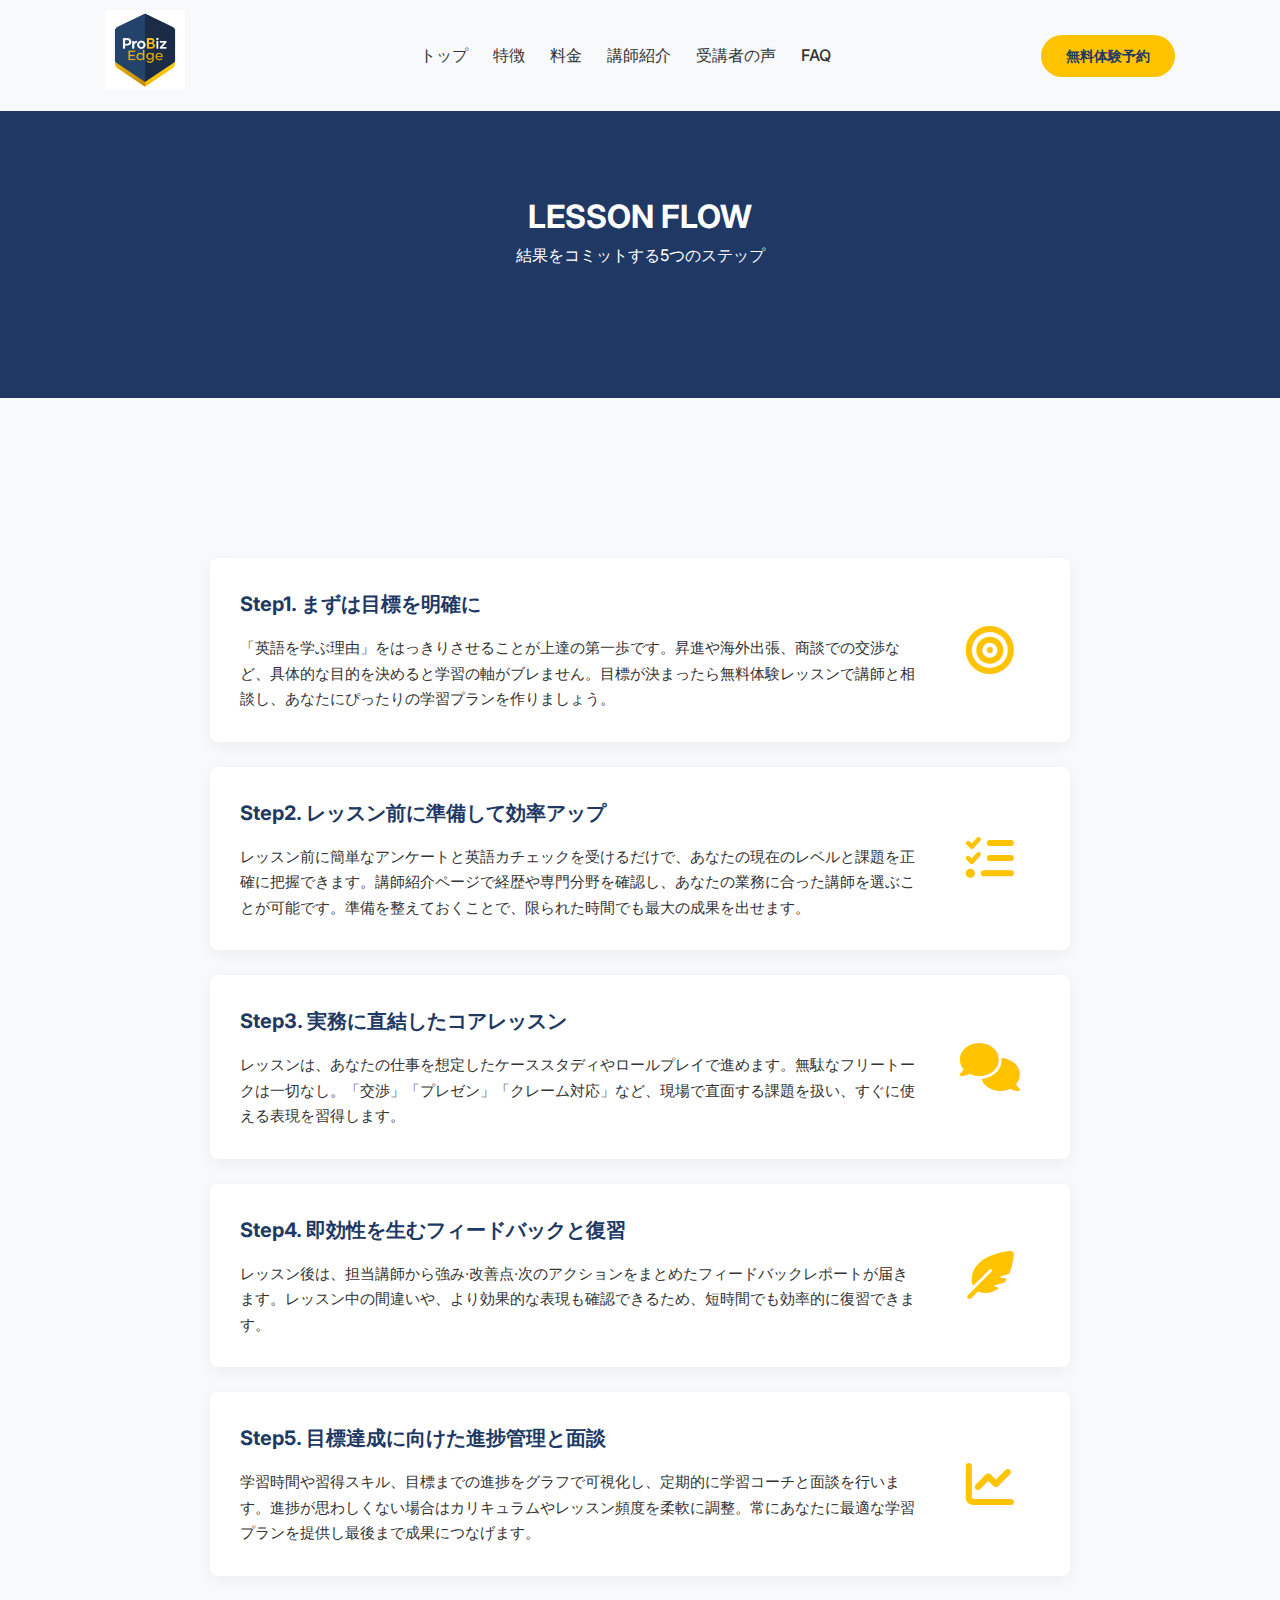
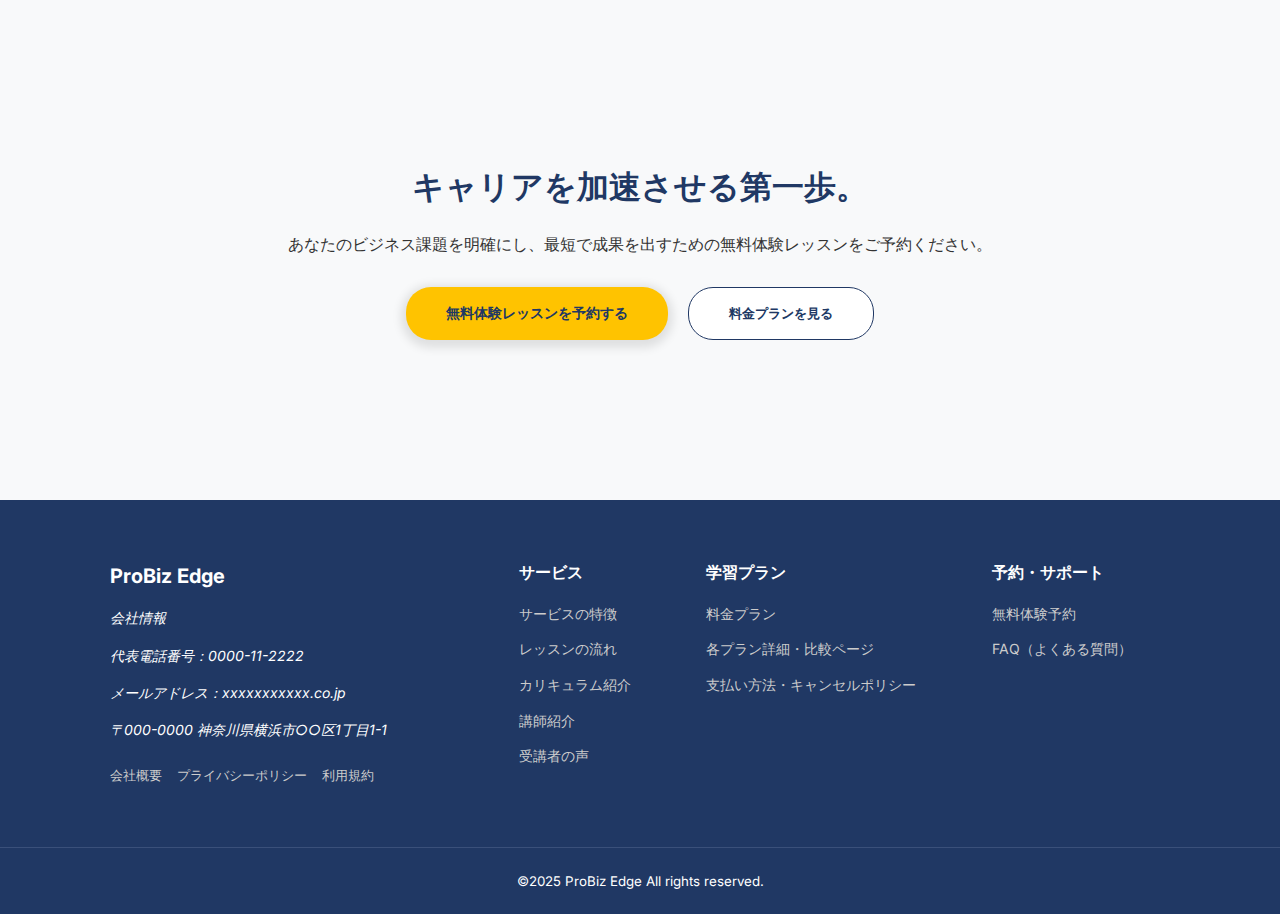
<file: flow.html>
<!DOCTYPE html>
<html lang="ja">
  <head>
    <meta charset="UTF-8">
    <meta name="viewport" content="width=device-width, initial-scale=1.0">
    <title>レッスンの流れ - ProBiz Edge</title>
    <meta name="description" content="ProBiz Edgeのレッスンの流れページです。効果的なビジネス英会話習得のための5つのステップをご紹介します。">
        <link rel="preconnect" href="https://fonts.googleapis.com">
	    <link rel="preconnect" href="https://fonts.gstatic.com" crossorigin>
	    <link href="https://fonts.googleapis.com/css2?family=Inter:wght@400;700&family=Noto+Sans+Japanese:wght@400;700&display=swap" rel="stylesheet">
      <link rel="stylesheet" href="style.css">
           <!-- ここにCSSのCDNリンクを記述します -->
      <link rel="stylesheet" href="https://cdnjs.cloudflare.com/ajax/libs/font-awesome/6.5.1/css/all.min.css">

  </head>
  <body>
    <!--ヘッダー-->
    <header class="header">
      <div class="header-container">
        <div class="logo">
          <a href="index.html">
          <img src="images/logo.png" alt="ProBiz Edgeのロゴ" width="80" height="80">
          </a>
          <!--<a href="/">ProBiz Edge</a>-->
        </div>
      <!--ハンバーガーメニューのボタン -->
      <button class="menu-toggle" id="menu-toggle">
        &#9776; 
      </button>
        <nav class="global-nav" id="global-nav">
          <ul>
            <li><a href="index.html">トップ</a></li>
            <li><a href="features.html">特徴</a></li>
            <li><a href="price.html">料金</a></li>
            <li><a href="teachers.html">講師紹介</a></li>
            <li><a href="voice.html">受講者の声</a></li>
            <li><a href="faq.html">FAQ</a></li>
          </ul>
        </nav>

        <div class="header-cta">
          <a href="reserve.html" class="cta-button">無料体験予約</a>
        </div>
      </div>
    </header>

    <!--メインコンテンツ-->
    <main>

        <section class="strategy page-hero">
            <h1>LESSON FLOW</h1>
            <p class="section-subtitle">結果をコミットする5つのステップ</p>
        </section>

        <section class="lesson-flow-steps">
            <div class="flow-steps-container">

                <section class="flow-step-item">
                    <div class="flow-step-text">
                        <h3>Step1. まずは目標を明確に</h3>
                        <p>「英語を学ぶ理由」をはっきりさせることが上達の第一歩です。昇進や海外出張、商談での交渉など、具体的な目的を決めると学習の軸がブレません。目標が決まったら無料体験レッスンで講師と相談し、あなたにぴったりの学習プランを作りましょう。</p>
                    </div>
                    <div class="flow-step-icon">
                        <i class="fa-solid fa-bullseye fa-3x" style="color: #ffc300;"></i>
                    </div>
                </section>

                <section class="flow-step-item">
                    <div class="flow-step-text">
                        <h3>Step2. レッスン前に準備して効率アップ</h3>
                        <p>レッスン前に簡単なアンケートと英語カチェックを受けるだけで、あなたの現在のレベルと課題を正確に把握できます。講師紹介ページで経歴や専門分野を確認し、あなたの業務に合った講師を選ぶことが可能です。準備を整えておくことで、限られた時間でも最大の成果を出せます。</p>
                    </div>
                    <div class="flow-step-icon">
                        <i class="fa-solid fa-list-check fa-3x" style="color: #ffc300;"></i>
                    </div>
                </section>

                <section class="flow-step-item">
                    <div class="flow-step-text">
                        <h3>Step3. 実務に直結したコアレッスン</h3>
                        <p>レッスンは、あなたの仕事を想定したケーススタディやロールプレイで進めます。無駄なフリートークは一切なし。「交渉」「プレゼン」「クレーム対応」など、現場で直面する課題を扱い、すぐに使える表現を習得します。</p>
                    </div>
                    <div class="flow-step-icon">
                        <i class="fa-solid fa-comments fa-3x" style="color: #ffc300;"></i>
                    </div>
                </section>

                <section class="flow-step-item">
                    <div class="flow-step-text">
                        <h3>Step4. 即効性を生むフィードバックと復習</h3>
                        <p>レッスン後は、担当講師から強み·改善点·次のアクションをまとめたフィードバックレポートが届きます。レッスン中の間違いや、より効果的な表現も確認できるため、短時間でも効率的に復習できます。</p>
                    </div>
                    <div class="flow-step-icon">
                        <i class="fa-solid fa-feather-pointed fa-3x" style="color: #ffc300;"></i>
                    </div>
                </section>

                <section class="flow-step-item">
                    <div class="flow-step-text">
                        <h3>Step5. 目標達成に向けた進捗管理と面談</h3>
                        <p>学習時間や習得スキル、目標までの進捗をグラフで可視化し、定期的に学習コーチと面談を行います。進捗が思わしくない場合はカリキュラムやレッスン頻度を柔軟に調整。常にあなたに最適な学習プランを提供し最後まで成果につなげます。</p>
                    </div>
                    <div class="flow-step-icon">
                        <i class="fa-solid fa-chart-line fa-3x" style="color: #ffc300;"></i>
                    </div>
                </section>

            </div>
        </section>

        <section id="contact" class="cta-block">
            <h2>キャリアを加速させる第一歩。</h2>
            <p>あなたのビジネス課題を明確にし、最短で成果を出すための無料体験レッスンをご予約ください。</p>
            <div class="cta-buttons">
                <a href="reserve.html" class="cta-button large">無料体験レッスンを予約する</a>
                <a href="price.html" class="cta-button outline">料金プランを見る</a>
            </div>
        </section>

    </main>

    <!--フッター-->
     <footer class="footer">
        <div class="footer-container">
            
            <div class="footer-info">
                <div class="logo">
                    <a href="index.html">ProBiz Edge</a>
                </div>
                <address>
                    <p>会社情報</p>
                    <p>代表電話番号：0000-11-2222</p>
                    <p>メールアドレス：xxxxxxxxxxx.co.jp</p>
                    <p>〒000-0000 神奈川県横浜市○○区1丁目1-1</p>
                </address>
                <ul class="footer-legal-links">
                    <li><a href="company.html">会社概要</a></li>
                    <li><a href="privacy.html">プライバシーポリシー</a></li>
                    <li><a href="terms.html">利用規約</a></li>
                </ul>
            </div>

            <div class="footer-nav">
                <div class="footer-nav-column">
                    <h4>サービス</h4>
                    <ul>
                        <li><a href="features.html">サービスの特徴</a></li>
                        <li><a href="flow.html">レッスンの流れ</a></li>
                        <li><a href="curriculum.html">カリキュラム紹介</a></li>
                        <li><a href="teachers.html">講師紹介</a></li>
                        <li><a href="voice.html">受講者の声</a></li>
                    </ul>
                </div>
                <div class="footer-nav-column">
                    <h4>学習プラン</h4>
                    <ul>
                        <li><a href="price.html">料金プラン</a></li>
                        <li><a href="pricedetails.html">各プラン詳細・比較ページ</a></li>
                        <li><a href="payment.html">支払い方法・キャンセルポリシー</a></li>
                    </ul>
                </div>
                <div class="footer-nav-column">
                    <h4>予約・サポート</h4>
                    <ul>
                        <li><a href="reserve.html">無料体験予約</a></li>
                        <li><a href="faq.html">FAQ（よくある質問）</a></li>
                    </ul>
                </div>
            </div>
        </div>
        
        <div class="copyright">
          <small>&copy;2025 ProBiz Edge All rights reserved.</small>
        </div>
    </footer>

    <script>
    //1.  ！JacaScript部分！　ボタン要素とメニュー要素を取得
    const toggleButton = document.getElementById('menu-toggle');
    const navMenu = document.getElementById('global-nav');

    // 2. ボタンにクリックイベントを追加
    toggleButton.addEventListener('click', function() {
        // 3. navMenuに 'is-active' クラスを付け外しする
        navMenu.classList.toggle('is-active');
    });
</script>
  </body>
  </html>
</file>
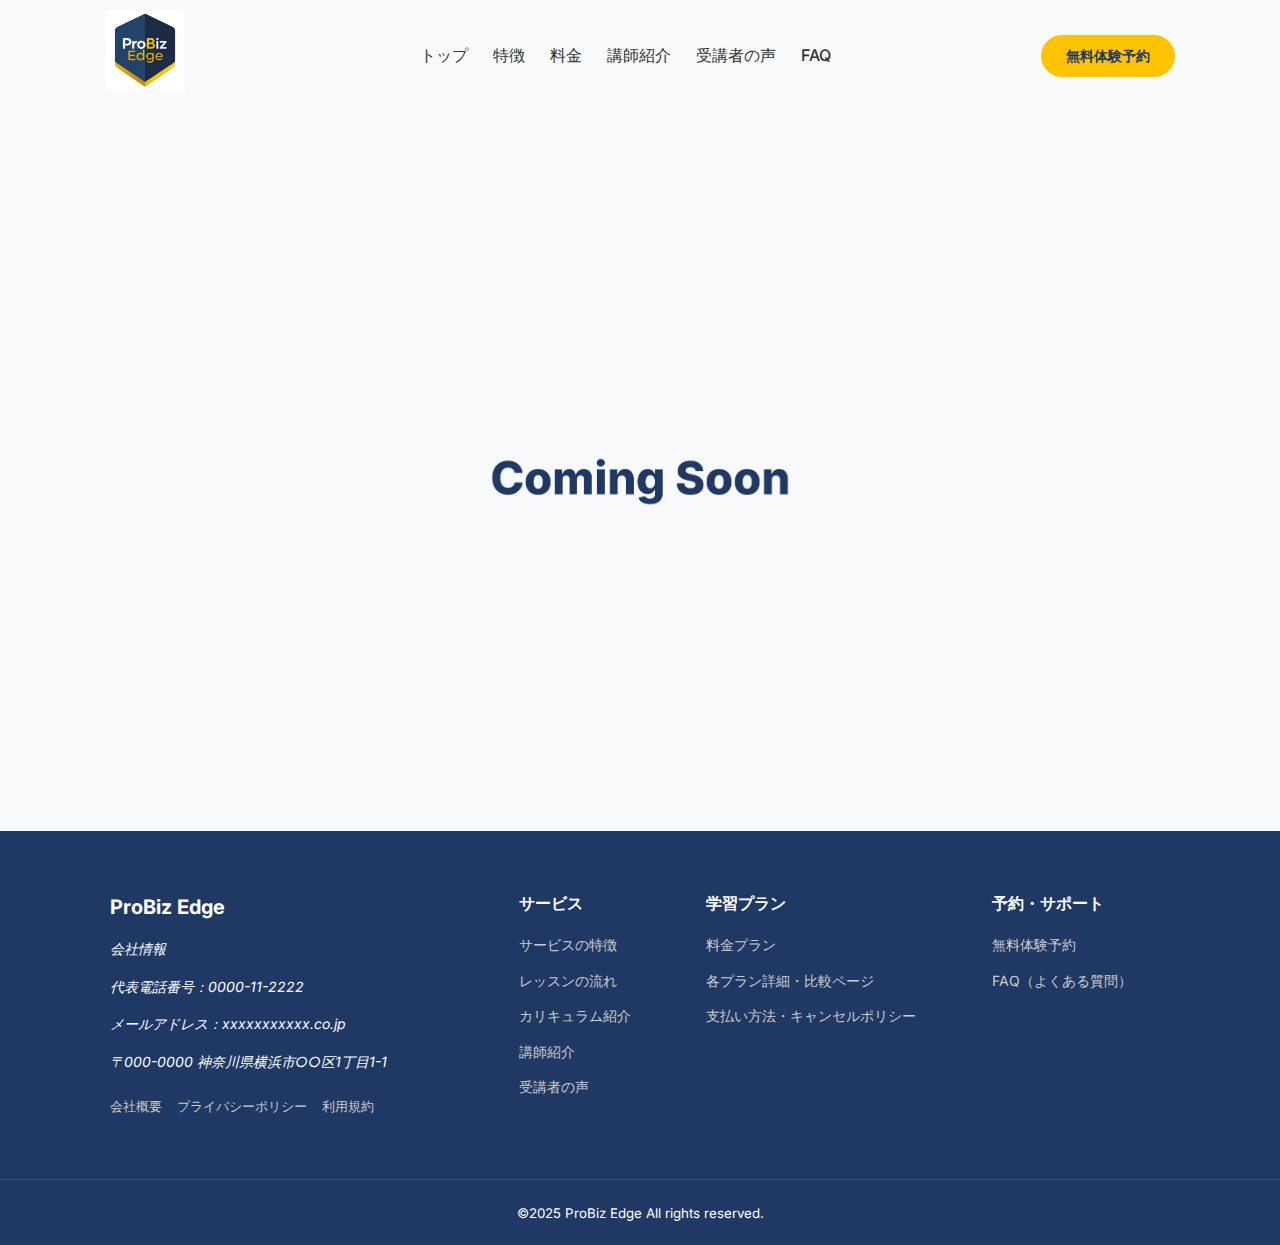
<file: payment.html>
<!DOCTYPE html>
<html lang="ja">
  <head>
    <meta charset="UTF-8">
    <meta name="viewport" content="width=device-width, initial-scale=1.0">
    <title>支払い方法とキャンセルポリシー - ProBiz Edge</title>
    <meta name="description" content="ProBiz Edgeの支払い方法とキャンセルポリシーについてのページです。">
    <link rel="preconnect" href="https://fonts.googleapis.com">
	    <link rel="preconnect" href="https://fonts.gstatic.com" crossorigin>
	    <link href="https://fonts.googleapis.com/css2?family=Inter:wght@400;700&family=Noto+Sans+Japanese:wght@400;700&display=swap" rel="stylesheet">
      <link rel="stylesheet" href="style.css">
           <!-- ここにCSSのCDNリンクを記述します -->
      <link rel="stylesheet" href="https://cdnjs.cloudflare.com/ajax/libs/font-awesome/6.5.1/css/all.min.css">

  </head>
  <body>
    <!--ヘッダー-->
    <header class="header">
      <div class="header-container">
        <div class="logo">
          <a href="index.html">
          <img src="images/logo.png" alt="ProBiz Edgeのロゴ" width="80" height="80">
          </a>
          <!--<a href="/">ProBiz Edge</a>-->
        </div>
      <!--ハンバーガーメニューのボタン -->
      <button class="menu-toggle" id="menu-toggle">
        &#9776; 
      </button>
        <nav class="global-nav" id="global-nav">
          <ul>
            <li><a href="index.html">トップ</a></li>
            <li><a href="features.html">特徴</a></li>
            <li><a href="price.html">料金</a></li>
            <li><a href="teachers.html">講師紹介</a></li>
            <li><a href="voice.html">受講者の声</a></li>
            <li><a href="faq.html">FAQ</a></li>
          </ul>
        </nav>

        <div class="header-cta">
          <a href="reserve.html" class="cta-button">無料体験予約</a>
        </div>
      </div>
    </header>


    <!--メインコンテンツ-->
    <main class="construction-page"> 
        <img src="images/construction.png" alt="Coming soonと書かれた画像" class="construction-image">
    </main>



    <!--フッター-->
     <footer class="footer">
        <div class="footer-container">
            
            <div class="footer-info">
                <div class="logo">
                    <a href="index.html">ProBiz Edge</a>
                </div>
                <address>
                    <p>会社情報</p>
                    <p>代表電話番号：0000-11-2222</p>
                    <p>メールアドレス：xxxxxxxxxxx.co.jp</p>
                    <p>〒000-0000 神奈川県横浜市○○区1丁目1-1</p>
                </address>
                <ul class="footer-legal-links">
                    <li><a href="company.html">会社概要</a></li>
                    <li><a href="privacy.html">プライバシーポリシー</a></li>
                    <li><a href="terms.html">利用規約</a></li>
                </ul>
            </div>

            <div class="footer-nav">
                <div class="footer-nav-column">
                    <h4>サービス</h4>
                    <ul>
                        <li><a href="features.html">サービスの特徴</a></li>
                        <li><a href="flow.html">レッスンの流れ</a></li>
                        <li><a href="curriculum.html">カリキュラム紹介</a></li>
                        <li><a href="teachers.html">講師紹介</a></li>
                        <li><a href="voice.html">受講者の声</a></li>
                    </ul>
                </div>
                <div class="footer-nav-column">
                    <h4>学習プラン</h4>
                    <ul>
                        <li><a href="price.html">料金プラン</a></li>
                        <li><a href="pricedetails.html">各プラン詳細・比較ページ</a></li>
                        <li><a href="payment.html">支払い方法・キャンセルポリシー</a></li>
                    </ul>
                </div>
                <div class="footer-nav-column">
                    <h4>予約・サポート</h4>
                    <ul>
                        <li><a href="reserve.html">無料体験予約</a></li>
                        <li><a href="faq.html">FAQ（よくある質問）</a></li>
                    </ul>
                </div>
            </div>
        </div>
        
        <div class="copyright">
          <small>&copy;2025 ProBiz Edge All rights reserved.</small>
        </div>
    </footer>

    <script>
    //1.  ！JacaScript部分！　ボタン要素とメニュー要素を取得
    const toggleButton = document.getElementById('menu-toggle');
    const navMenu = document.getElementById('global-nav');

    // 2. ボタンにクリックイベントを追加
    toggleButton.addEventListener('click', function() {
        // 3. navMenuに 'is-active' クラスを付け外しする
        navMenu.classList.toggle('is-active');
    });
</script>
  </body>
  </html>
</file>
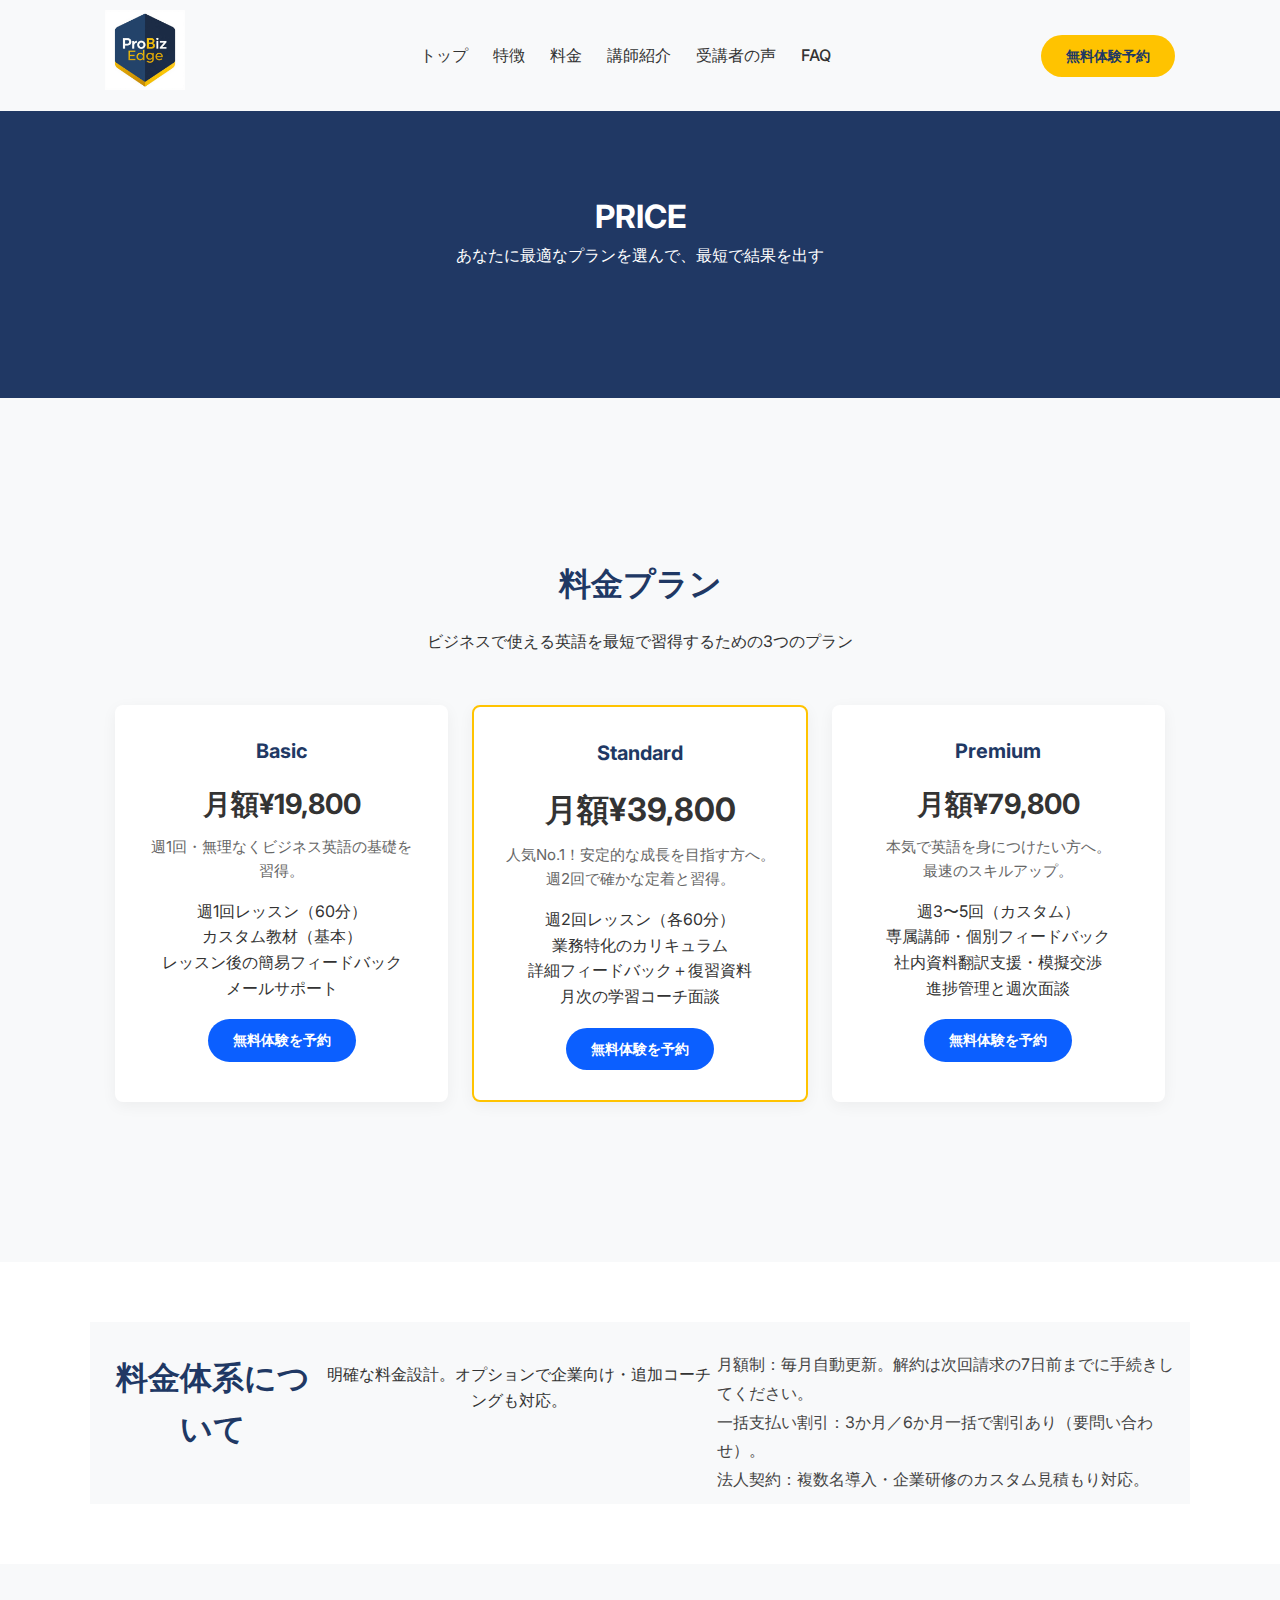
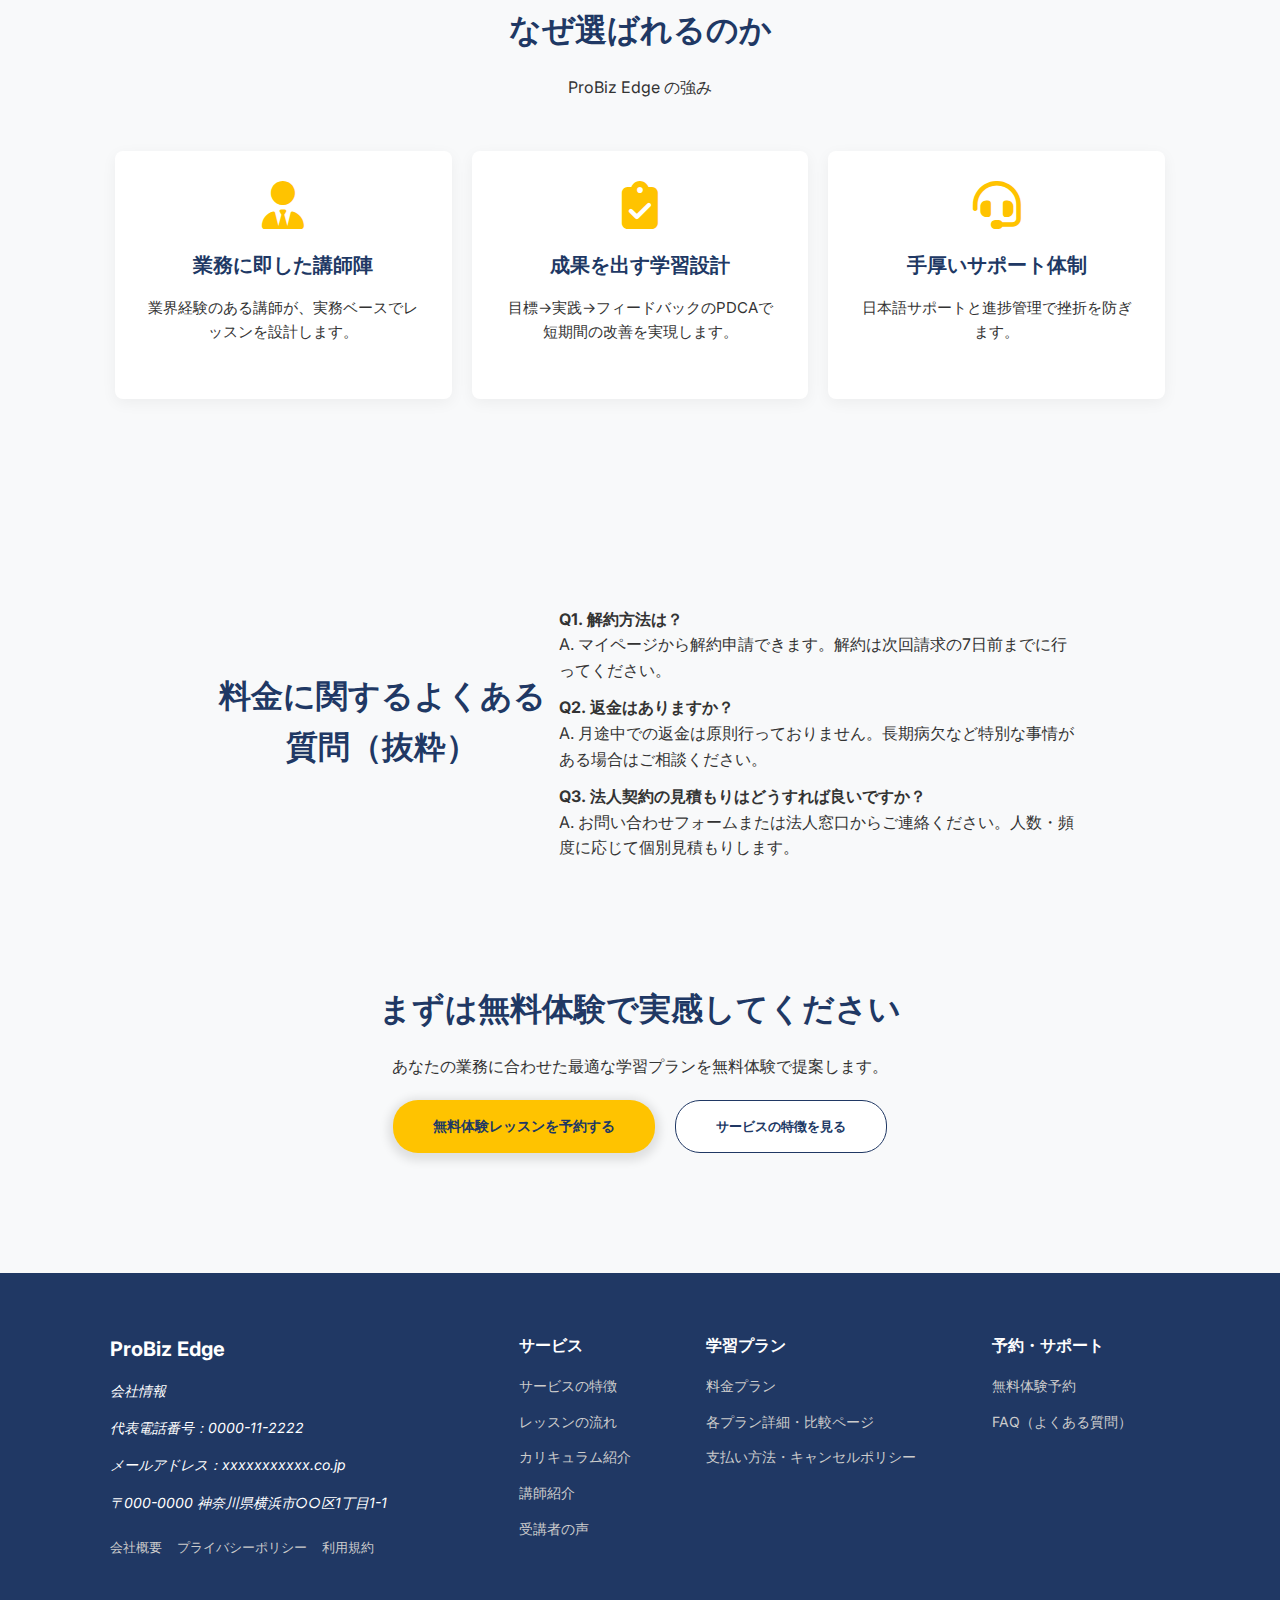
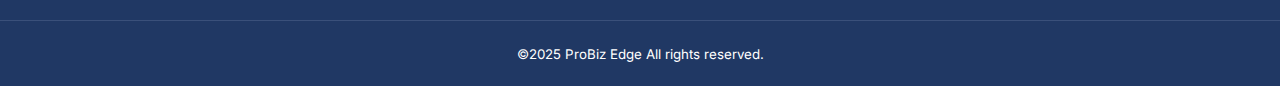
<file: price.html>
<!DOCTYPE html>
<html lang="ja">
  <head>
    <meta charset="UTF-8">
    <meta name="viewport" content="width=device-width, initial-scale=1.0">
    <title>料金プラン - ProBiz Edge</title>
    <meta name="description" content="ProBiz Edgeの料金プランページです。ビジネス英会話を最短で習得するための3つのプランとその料金体系をご紹介します。">
    <link rel="preconnect" href="https://fonts.googleapis.com">
	    <link rel="preconnect" href="https://fonts.gstatic.com" crossorigin>
	    <link href="https://fonts.googleapis.com/css2?family=Inter:wght@400;700&family=Noto+Sans+Japanese:wght@400;700&display=swap" rel="stylesheet">
      <link rel="stylesheet" href="style.css">
           <!-- ここにCSSのCDNリンクを記述します -->
      <link rel="stylesheet" href="https://cdnjs.cloudflare.com/ajax/libs/font-awesome/6.5.1/css/all.min.css">

  </head>
  <body>
    <!--ヘッダー-->
    <header class="header">
      <div class="header-container">
        <div class="logo">
          <a href="index.html">
          <img src="images/logo.png" alt="ProBiz Edgeのロゴ" width="80" height="80">
          </a>
          <!--<a href="/">ProBiz Edge</a>-->
        </div>
      <!--ハンバーガーメニューのボタン -->
      <button class="menu-toggle" id="menu-toggle">
        &#9776; 
      </button>
        <nav class="global-nav" id="global-nav">
          <ul>
            <li><a href="index.html">トップ</a></li>
            <li><a href="features.html">特徴</a></li>
            <li><a href="price.html">料金</a></li>
            <li><a href="teachers.html">講師紹介</a></li>
            <li><a href="voice.html">受講者の声</a></li>
            <li><a href="faq.html">FAQ</a></li>
          </ul>
        </nav>

        <div class="header-cta">
          <a href="reserve.html" class="cta-button">無料体験予約</a>
        </div>
      </div>
    </header>

    <!--メインコンテンツ-->
  <main>
    <!-- ヒーロー -->
    <section class="strategy page-hero">
      <h1>PRICE</h1>
      <p class="section-subtitle">あなたに最適なプランを選んで、最短で結果を出す</p>
    </section>

    <!-- 料金プラン（3カラム） -->
    <section class="features" id="pricing">
      <h2>料金プラン</h2>
      <p class="section-subtitle">ビジネスで使える英語を最短で習得するための3つのプラン</p>

      <div class="features-container pricing-container" style="gap:24px;">
        <!-- ベーシック -->
        <div class="feature-item plan-item">
          <div style="text-align:center;margin-bottom:16px;">
            <h3>Basic</h3>
            <p style="font-size:28px;margin:8px 0;"><strong>月額¥19,800</strong></p>
            <p style="color:#666;margin-bottom:12px;">週1回・無理なくビジネス英語の基礎を習得。</p>
          </div>
          <ul style="margin-bottom:18px;">
            <li>週1回レッスン（60分）</li>
            <li>カスタム教材（基本）</li>
            <li>レッスン後の簡易フィードバック</li>
            <li>メールサポート</li>
          </ul>
          <div style="text-align:center;">
            <a href="reserve.html" class="cta-button">無料体験を予約</a>
          </div>
        </div>

        <!-- スタンダード -->
        <div class="feature-item plan-item" style="border:2px solid #FFC300;">
          <div style="text-align:center;margin-bottom:16px;">
            <h3>Standard</h3>
            <p style="font-size:32px;margin:8px 0;"><strong>月額¥39,800</strong></p>
            <p style="color:#666;margin-bottom:12px;">人気No.1！安定的な成長を目指す方へ。週2回で確かな定着と習得。</p>
          </div>
          <ul style="margin-bottom:18px;">
            <li>週2回レッスン（各60分）</li>
            <li>業務特化のカリキュラム</li>
            <li>詳細フィードバック＋復習資料</li>
            <li>月次の学習コーチ面談</li>
          </ul>
          <div style="text-align:center;">
            <a href="reserve.html" class="cta-button">無料体験を予約</a>
          </div>
        </div>

        <!-- プレミアム -->
        <div class="feature-item plan-item">
          <div style="text-align:center;margin-bottom:16px;">
            <h3>Premium</h3>
            <p style="font-size:28px;margin:8px 0;"><strong>月額¥79,800</strong></p>
            <p style="color:#666;margin-bottom:12px;">本気で英語を身につけたい方へ。<br>最速のスキルアップ。</p>
          </div>
          <ul style="margin-bottom:18px;">
            <li>週3〜5回（カスタム）</li>
            <li>専属講師・個別フィードバック</li>
            <li>社内資料翻訳支援・模擬交渉</li>
            <li>進捗管理と週次面談</li>
          </ul>
          <div style="text-align:center;">
            <a href="reserve.html" class="cta-button">無料体験を予約</a>
          </div>
        </div>
      </div>
    </section>

    <!-- 料金体系 -->
    <section style="padding:60px 20px;background:#fff;">
      <div class="header-container" style="max-width:1100px;">
        <h2>料金体系について</h2>
        <p class="section-subtitle">明確な料金設計。オプションで企業向け・追加コーチングも対応。</p>
        <ul style="margin-top:18px;color:#444;line-height:1.8;">
          <li>月額制：毎月自動更新。解約は次回請求の7日前までに手続きしてください。</li>
          <li>一括支払い割引：3か月／6か月一括で割引あり（要問い合わせ）。</li>
          <li>法人契約：複数名導入・企業研修のカスタム見積もり対応。</li>
        </ul>
      </div>
    </section>

    <!-- なぜ選ばれるのか -->
    <section class="features" style="padding-top:40px;padding-bottom:40px;">
      <h2>なぜ選ばれるのか</h2>
      <p class="section-subtitle">ProBiz Edge の強み</p>

      <div class="features-container" style="gap:20px;">
        <div class="feature-item">
          <i class="fa-solid fa-user-tie fa-3x" style="color:#FFC300;"></i>
          <h3>業務に即した講師陣</h3>
          <p>業界経験のある講師が、実務ベースでレッスンを設計します。</p>
        </div>
        <div class="feature-item">
          <i class="fa-solid fa-clipboard-check fa-3x" style="color:#FFC300;"></i>
          <h3>成果を出す学習設計</h3>
          <p>目標→実践→フィードバックのPDCAで短期間の改善を実現します。</p>
        </div>
        <div class="feature-item">
          <i class="fa-solid fa-headset fa-3x" style="color:#FFC300;"></i>
          <h3>手厚いサポート体制</h3>
          <p>日本語サポートと進捗管理で挫折を防ぎます。</p>
        </div>
      </div>
    </section>

    <!-- よくある質問（抜粋） -->
    <section style="padding:60px 20px;background:#F8F9FA;">
      <div class="header-container" style="max-width:900px;">
        <h2>料金に関するよくある質問（抜粋）</h2>

        <div id="faq" style="margin-top:18px;">
          <div style="margin-bottom:12px;">
            <strong>Q1. 解約方法は？</strong>
            <p>A. マイページから解約申請できます。解約は次回請求の7日前までに行ってください。</p>
          </div>

          <div style="margin-bottom:12px;">
            <strong>Q2. 返金はありますか？</strong>
            <p>A. 月途中での返金は原則行っておりません。長期病欠など特別な事情がある場合はご相談ください。</p>
          </div>

          <div style="margin-bottom:12px;">
            <strong>Q3. 法人契約の見積もりはどうすれば良いですか？</strong>
            <p>A. お問い合わせフォームまたは法人窓口からご連絡ください。人数・頻度に応じて個別見積もりします。</p>
          </div>
        </div>
      </div>
    </section>

    <!-- 最下部CTA -->
    <section id="contact" class="cta-block" style="padding-top:40px;padding-bottom:40px;">
      <h2>まずは無料体験で実感してください</h2>
      <p>あなたの業務に合わせた最適な学習プランを無料体験で提案します。</p>
      <div class="cta-buttons" style="margin-top:20px;">
        <a href="reserve.html" class="cta-button large">無料体験レッスンを予約する</a>
        <a href="features.html" class="cta-button outline">サービスの特徴を見る</a>
      </div>
    </section>

  </main>

    <!--フッター-->
     <footer class="footer">
        <div class="footer-container">
            
            <div class="footer-info">
                <div class="logo">
                    <a href="index.html">ProBiz Edge</a>
                </div>
                <address>
                    <p>会社情報</p>
                    <p>代表電話番号：0000-11-2222</p>
                    <p>メールアドレス：xxxxxxxxxxx.co.jp</p>
                    <p>〒000-0000 神奈川県横浜市○○区1丁目1-1</p>
                </address>
                <ul class="footer-legal-links">
                    <li><a href="company.html">会社概要</a></li>
                    <li><a href="privacy.html">プライバシーポリシー</a></li>
                    <li><a href="terms.html">利用規約</a></li>
                </ul>
            </div>

            <div class="footer-nav">
                <div class="footer-nav-column">
                    <h4>サービス</h4>
                    <ul>
                        <li><a href="features.html">サービスの特徴</a></li>
                        <li><a href="flow.html">レッスンの流れ</a></li>
                        <li><a href="curriculum.html">カリキュラム紹介</a></li>
                        <li><a href="teachers.html">講師紹介</a></li>
                        <li><a href="voice.html">受講者の声</a></li>
                    </ul>
                </div>
                <div class="footer-nav-column">
                    <h4>学習プラン</h4>
                    <ul>
                        <li><a href="price.html">料金プラン</a></li>
                        <li><a href="pricedetails.html">各プラン詳細・比較ページ</a></li>
                        <li><a href="payment.html">支払い方法・キャンセルポリシー</a></li>
                    </ul>
                </div>
                <div class="footer-nav-column">
                    <h4>予約・サポート</h4>
                    <ul>
                        <li><a href="reserve.html">無料体験予約</a></li>
                        <li><a href="faq.html">FAQ（よくある質問）</a></li>
                    </ul>
                </div>
            </div>
        </div>
        
        <div class="copyright">
          <small>&copy;2025 ProBiz Edge All rights reserved.</small>
        </div>
    </footer>

    <script>
    //1.  ！JacaScript部分！　ボタン要素とメニュー要素を取得
    const toggleButton = document.getElementById('menu-toggle');
    const navMenu = document.getElementById('global-nav');

    // 2. ボタンにクリックイベントを追加
    toggleButton.addEventListener('click', function() {
        // 3. navMenuに 'is-active' クラスを付け外しする
        navMenu.classList.toggle('is-active');
    });
</script>
  </body>
  </html>
</file>
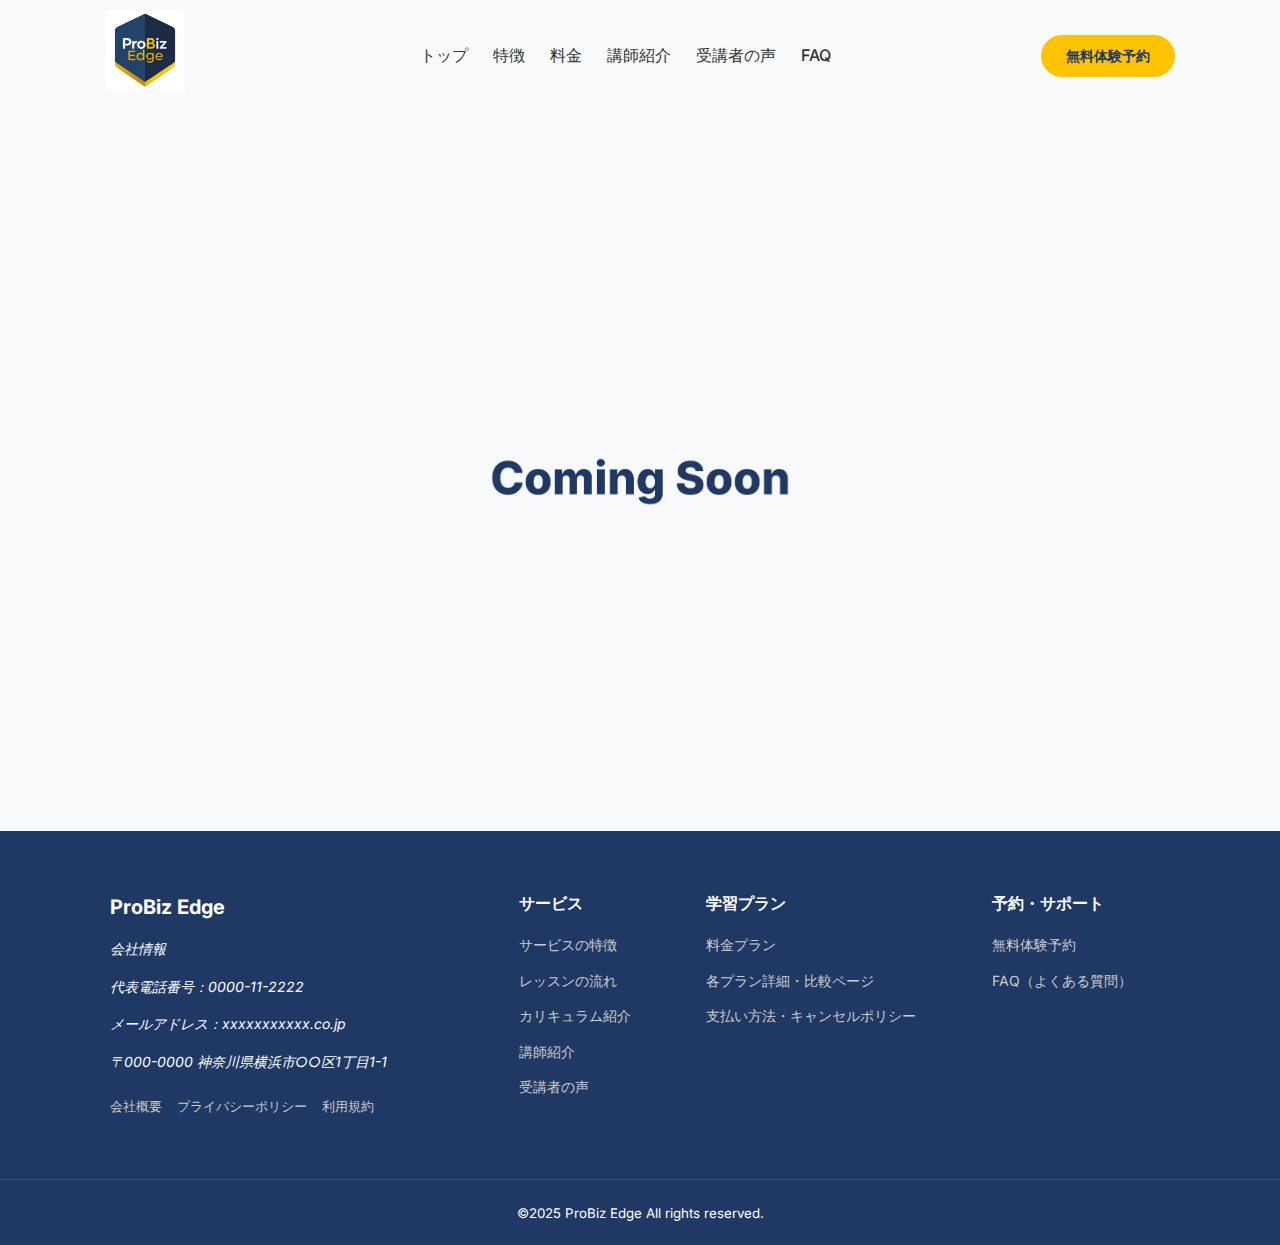
<file: pricedetails.html>
<!DOCTYPE html>
<html lang="ja">
  <head>
    <meta charset="UTF-8">
    <meta name="viewport" content="width=device-width, initial-scale=1.0">
    <title>各プラン詳細 - ProBiz Edge</title>
    <meta name="description" content="ProBiz Edgeの各プラン詳細ページです。料金や特徴を詳しく説明します。">
    <link rel="preconnect" href="https://fonts.googleapis.com">
	    <link rel="preconnect" href="https://fonts.gstatic.com" crossorigin>
	    <link href="https://fonts.googleapis.com/css2?family=Inter:wght@400;700&family=Noto+Sans+Japanese:wght@400;700&display=swap" rel="stylesheet">
      <link rel="stylesheet" href="style.css">
           <!-- ここにCSSのCDNリンクを記述します -->
      <link rel="stylesheet" href="https://cdnjs.cloudflare.com/ajax/libs/font-awesome/6.5.1/css/all.min.css">

  </head>
  <body>
    <!--ヘッダー-->
    <header class="header">
      <div class="header-container">
        <div class="logo">
          <a href="index.html">
          <img src="images/logo.png" alt="ProBiz Edgeのロゴ" width="80" height="80">
          </a>
          <!--<a href="/">ProBiz Edge</a>-->
        </div>
      <!--ハンバーガーメニューのボタン -->
      <button class="menu-toggle" id="menu-toggle">
        &#9776; 
      </button>
        <nav class="global-nav" id="global-nav">
          <ul>
            <li><a href="index.html">トップ</a></li>
            <li><a href="features.html">特徴</a></li>
            <li><a href="price.html">料金</a></li>
            <li><a href="teachers.html">講師紹介</a></li>
            <li><a href="voice.html">受講者の声</a></li>
            <li><a href="faq.html">FAQ</a></li>
          </ul>
        </nav>

        <div class="header-cta">
          <a href="reserve.html" class="cta-button">無料体験予約</a>
        </div>
      </div>
    </header>


    <!--メインコンテンツ-->
    <main class="construction-page"> 
        <img src="images/construction.png" alt="Coming soonと書かれた画像" class="construction-image">
    </main>



    <!--フッター-->
     <footer class="footer">
        <div class="footer-container">
            
            <div class="footer-info">
                <div class="logo">
                    <a href="index.html">ProBiz Edge</a>
                </div>
                <address>
                    <p>会社情報</p>
                    <p>代表電話番号：0000-11-2222</p>
                    <p>メールアドレス：xxxxxxxxxxx.co.jp</p>
                    <p>〒000-0000 神奈川県横浜市○○区1丁目1-1</p>
                </address>
                <ul class="footer-legal-links">
                    <li><a href="company.html">会社概要</a></li>
                    <li><a href="privacy.html">プライバシーポリシー</a></li>
                    <li><a href="terms.html">利用規約</a></li>
                </ul>
            </div>

            <div class="footer-nav">
                <div class="footer-nav-column">
                    <h4>サービス</h4>
                    <ul>
                        <li><a href="features.html">サービスの特徴</a></li>
                        <li><a href="flow.html">レッスンの流れ</a></li>
                        <li><a href="curriculum.html">カリキュラム紹介</a></li>
                        <li><a href="teachers.html">講師紹介</a></li>
                        <li><a href="voice.html">受講者の声</a></li>
                    </ul>
                </div>
                <div class="footer-nav-column">
                    <h4>学習プラン</h4>
                    <ul>
                        <li><a href="price.html">料金プラン</a></li>
                        <li><a href="pricedetails.html">各プラン詳細・比較ページ</a></li>
                        <li><a href="payment.html">支払い方法・キャンセルポリシー</a></li>
                    </ul>
                </div>
                <div class="footer-nav-column">
                    <h4>予約・サポート</h4>
                    <ul>
                        <li><a href="reserve.html">無料体験予約</a></li>
                        <li><a href="faq.html">FAQ（よくある質問）</a></li>
                    </ul>
                </div>
            </div>
        </div>
        
        <div class="copyright">
          <small>&copy;2025 ProBiz Edge All rights reserved.</small>
        </div>
    </footer>

    <script>
    //1.  ！JacaScript部分！　ボタン要素とメニュー要素を取得
    const toggleButton = document.getElementById('menu-toggle');
    const navMenu = document.getElementById('global-nav');

    // 2. ボタンにクリックイベントを追加
    toggleButton.addEventListener('click', function() {
        // 3. navMenuに 'is-active' クラスを付け外しする
        navMenu.classList.toggle('is-active');
    });
</script>
  </body>
  </html>
</file>
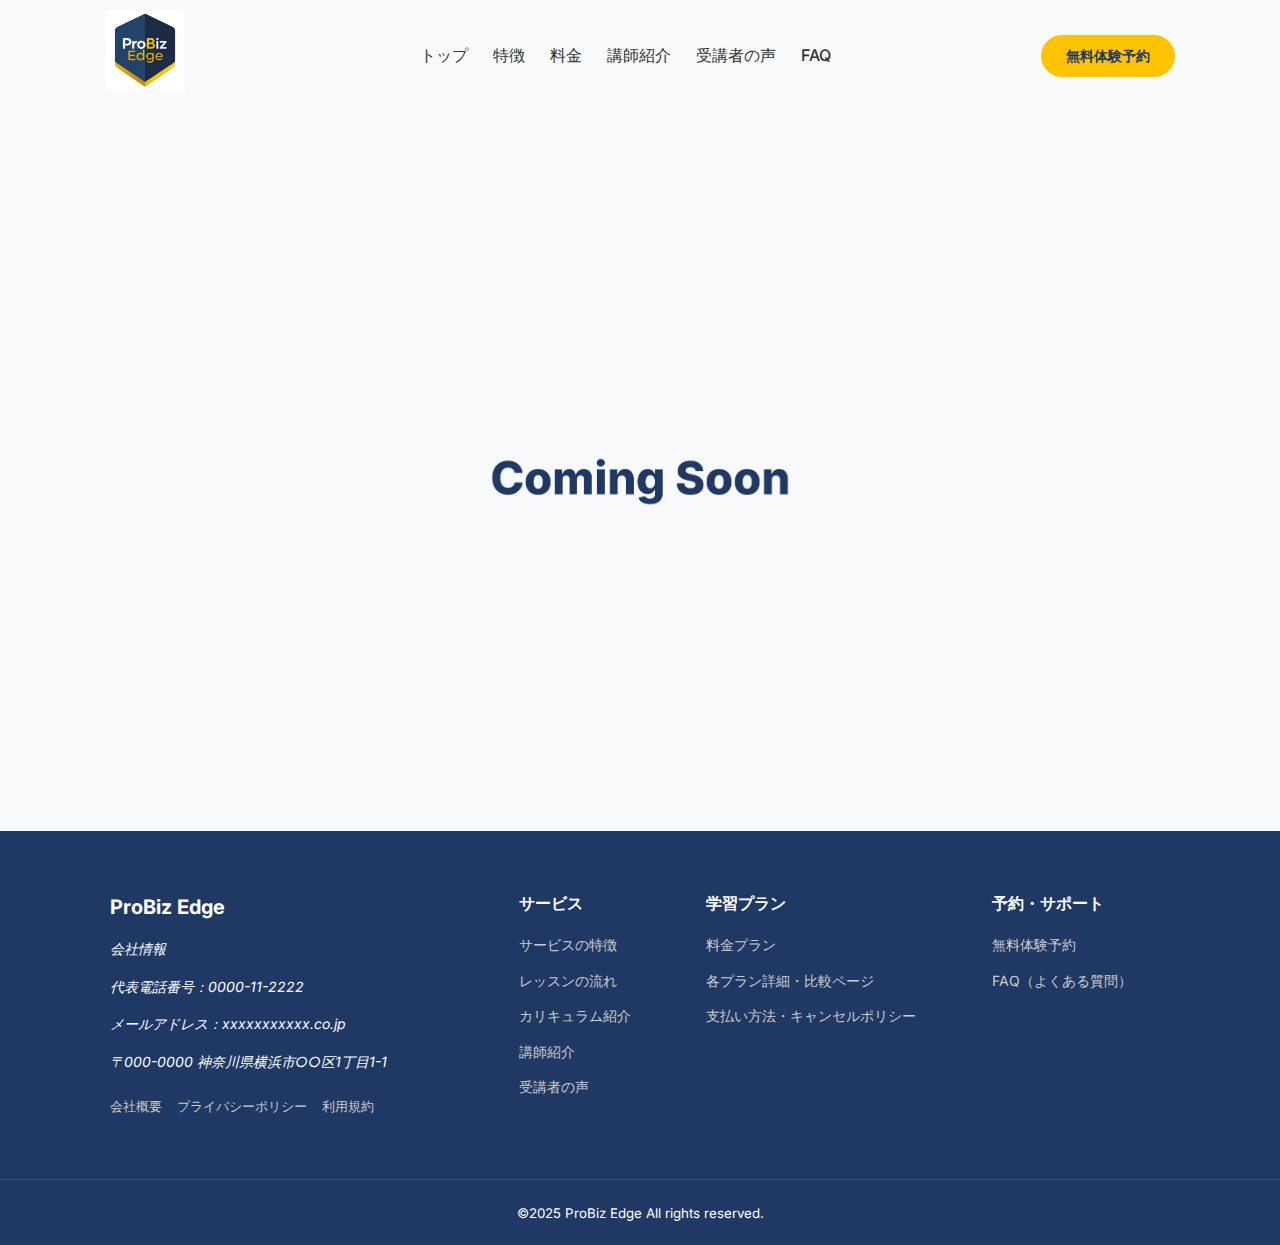
<file: privacy.html>
<!DOCTYPE html>
<html lang="ja">
  <head>
    <meta charset="UTF-8">
    <meta name="viewport" content="width=device-width, initial-scale=1.0">
    <title>プライバシーポリシー - ProBiz Edge</title>
    <meta name="description" content="ProBiz Edgeのプライバシーポリシーページです。個人情報の取り扱いについて詳しく説明します。">
    <link rel="preconnect" href="https://fonts.googleapis.com">
	    <link rel="preconnect" href="https://fonts.gstatic.com" crossorigin>
	    <link href="https://fonts.googleapis.com/css2?family=Inter:wght@400;700&family=Noto+Sans+Japanese:wght@400;700&display=swap" rel="stylesheet">
      <link rel="stylesheet" href="style.css">
           <!-- ここにCSSのCDNリンクを記述します -->
      <link rel="stylesheet" href="https://cdnjs.cloudflare.com/ajax/libs/font-awesome/6.5.1/css/all.min.css">

  </head>
  <body>
    <!--ヘッダー-->
    <header class="header">
      <div class="header-container">
        <div class="logo">
          <a href="index.html">
          <img src="images/logo.png" alt="ProBiz Edgeのロゴ" width="80" height="80">
          </a>
          <!--<a href="/">ProBiz Edge</a>-->
        </div>
      <!--ハンバーガーメニューのボタン -->
      <button class="menu-toggle" id="menu-toggle">
        &#9776; 
      </button>
        <nav class="global-nav" id="global-nav">
          <ul>
            <li><a href="index.html">トップ</a></li>
            <li><a href="features.html">特徴</a></li>
            <li><a href="price.html">料金</a></li>
            <li><a href="teachers.html">講師紹介</a></li>
            <li><a href="voice.html">受講者の声</a></li>
            <li><a href="faq.html">FAQ</a></li>
          </ul>
        </nav>

        <div class="header-cta">
          <a href="reserve.html" class="cta-button">無料体験予約</a>
        </div>
      </div>
    </header>


    <!--メインコンテンツ-->
    <main class="construction-page"> 
        <img src="images/construction.png" alt="Coming soonと書かれた画像" class="construction-image">
    </main>



    <!--フッター-->
     <footer class="footer">
        <div class="footer-container">
            
            <div class="footer-info">
                <div class="logo">
                    <a href="index.html">ProBiz Edge</a>
                </div>
                <address>
                    <p>会社情報</p>
                    <p>代表電話番号：0000-11-2222</p>
                    <p>メールアドレス：xxxxxxxxxxx.co.jp</p>
                    <p>〒000-0000 神奈川県横浜市○○区1丁目1-1</p>
                </address>
                <ul class="footer-legal-links">
                    <li><a href="company.html">会社概要</a></li>
                    <li><a href="privacy.html">プライバシーポリシー</a></li>
                    <li><a href="terms.html">利用規約</a></li>
                </ul>
            </div>

            <div class="footer-nav">
                <div class="footer-nav-column">
                    <h4>サービス</h4>
                    <ul>
                        <li><a href="features.html">サービスの特徴</a></li>
                        <li><a href="flow.html">レッスンの流れ</a></li>
                        <li><a href="curriculum.html">カリキュラム紹介</a></li>
                        <li><a href="teachers.html">講師紹介</a></li>
                        <li><a href="voice.html">受講者の声</a></li>
                    </ul>
                </div>
                <div class="footer-nav-column">
                    <h4>学習プラン</h4>
                    <ul>
                        <li><a href="price.html">料金プラン</a></li>
                        <li><a href="pricedetails.html">各プラン詳細・比較ページ</a></li>
                        <li><a href="payment.html">支払い方法・キャンセルポリシー</a></li>
                    </ul>
                </div>
                <div class="footer-nav-column">
                    <h4>予約・サポート</h4>
                    <ul>
                        <li><a href="reserve.html">無料体験予約</a></li>
                        <li><a href="faq.html">FAQ（よくある質問）</a></li>
                    </ul>
                </div>
            </div>
        </div>
        
        <div class="copyright">
          <small>&copy;2025 ProBiz Edge All rights reserved.</small>
        </div>
    </footer>

    <script>
    //1.  ！JacaScript部分！　ボタン要素とメニュー要素を取得
    const toggleButton = document.getElementById('menu-toggle');
    const navMenu = document.getElementById('global-nav');

    // 2. ボタンにクリックイベントを追加
    toggleButton.addEventListener('click', function() {
        // 3. navMenuに 'is-active' クラスを付け外しする
        navMenu.classList.toggle('is-active');
    });
</script>
  </body>
  </html>
</file>
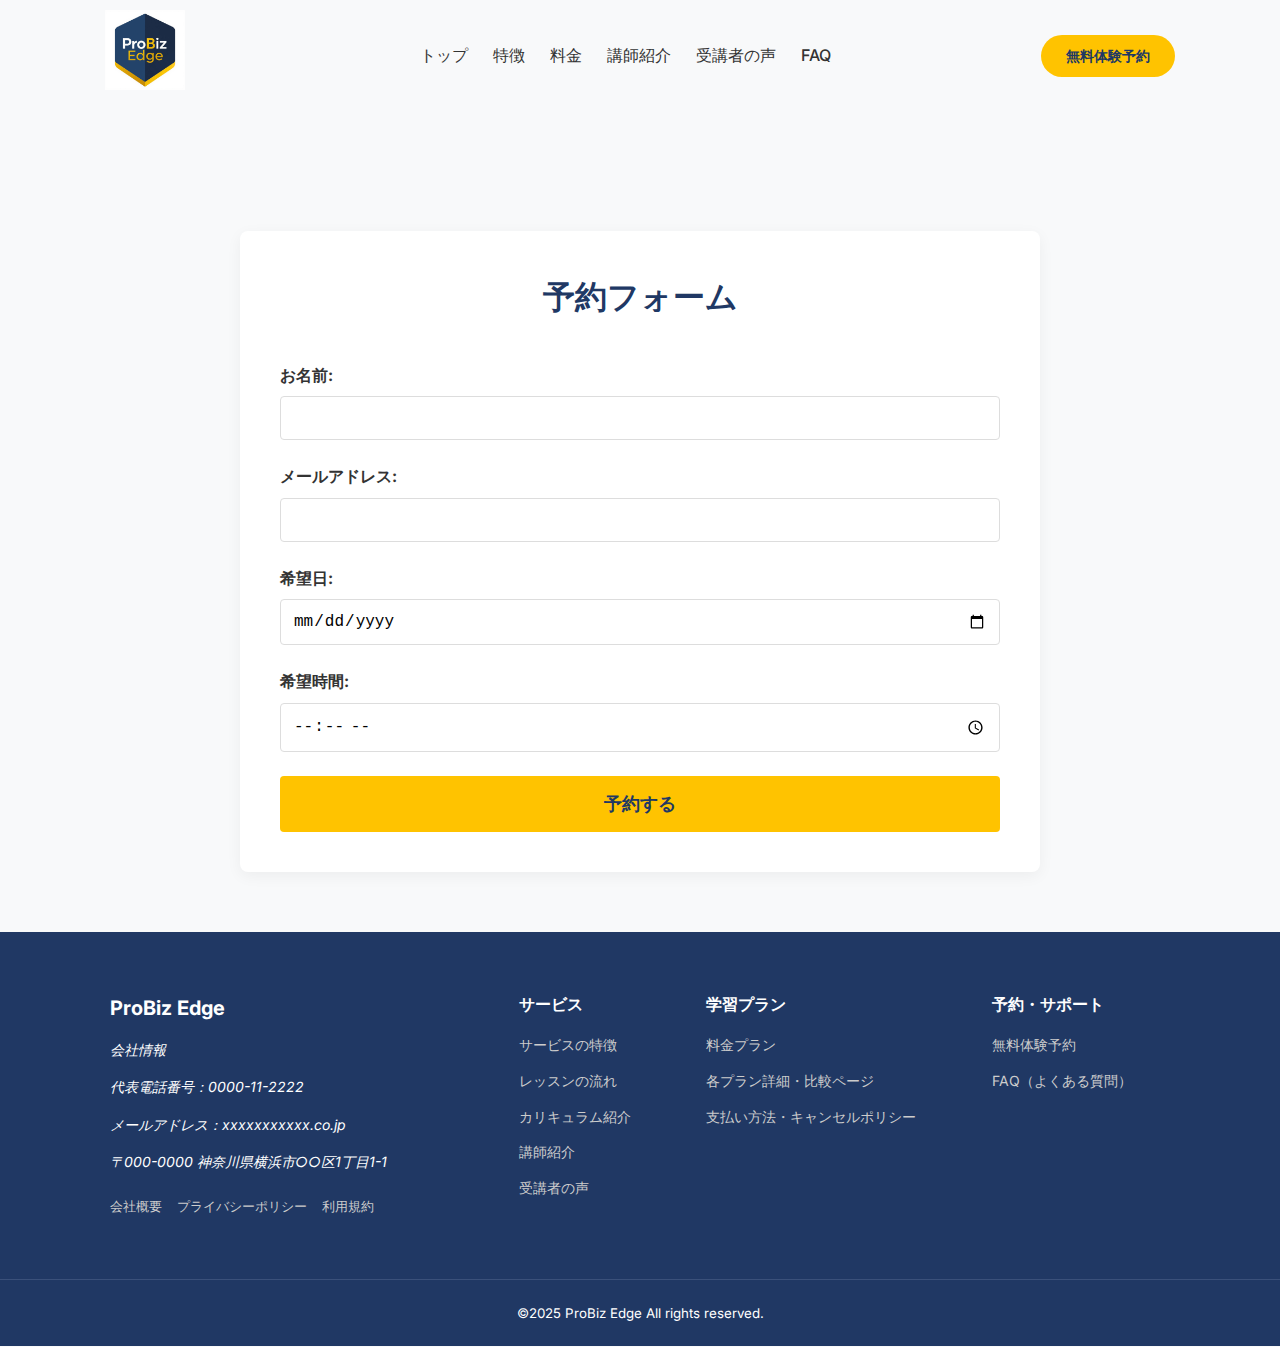
<file: reserve.html>
<!DOCTYPE html>
<html lang="ja">
    <head>
    <meta charset="UTF-8">
    <meta name="viewport" content="width=device-width, initial-scale=1.0">
    <title>ProBiz Edge の特長 - 「結果」だけを求めるビジネス英会話</title>

    <link rel="preconnect" href="https://fonts.googleapis.com">
    <link rel="preconnect" href="https://fonts.gstatic.com" crossorigin>
    <link href="https://fonts.googleapis.com/css2?family=Inter:wght@400;700&family=Noto+Sans+JP:wght@400;700&display=swap" rel="stylesheet">
    <link rel="stylesheet" href="style.css">
         <!-- ここにCSSのCDNリンクを記述します -->
    <link rel="stylesheet" href="https://cdnjs.cloudflare.com/ajax/libs/font-awesome/6.5.1/css/all.min.css">

    </head>
    <body class="page-features">
            <!--ヘッダー-->
        <header class="header">
         <div class="header-container">
            <div class="logo">
                 <a href="index.html">
                    <img src="images/logo.png" alt="ProBiz Edgeのロゴ" width="80" height="80">
                 </a>
            </div>

            <nav class="global-nav">
                <ul>
                    <li><a href="index.html">トップ</a></li>
                    <li><a href="features.html">特徴</a></li> 
                    <li><a href="#pricing">料金</a></li>
                    <li><a href="#instructors">講師紹介</a></li>
                    <li><a href="#reviews">受講者の声</a></li>
                    <li><a href="#faq">FAQ</a></li>
                </ul>
            </nav>
            <div class="header-cta">
                <a href="#contact" class="cta-button">無料体験予約</a>
            </div>
        </div>
    </header>
   
    <!--メインコンテンツ-->
    <main>
        <section class="reservation-form">
            <h2>予約フォーム</h2>
            <form id="reservationForm">
                <div class="form-group">
                    <label for="name">お名前:</label>
                    <input type="text" id="name" name="name" required>
                </div>
                <div class="form-group">
                    <label for="email">メールアドレス:</label>
                    <input type="email" id="email" name="email" required>
                </div>
                <div class="form-group">
                    <label for="date">希望日:</label>
                    <input type="date" id="date" name="date" required>
                </div>
                <div class="form-group">
                    <label for="time">希望時間:</label>
                    <input type="time" id="time" name="time" required step="1800">
                </div>
                <button type="submit" class="cta-button">予約する</button>
            </form>
        </section>
    </main>
    <!--フッター-->
        <footer class="footer">
        <div class="footer-container">
            
            <div class="footer-info">
                <div class="logo">
                    <a href="/">ProBiz Edge</a>
                </div>
                <address>
                    <p>会社情報</p>
                    <p>代表電話番号：0000-11-2222</p>
                    <p>メールアドレス：xxxxxxxxxxx.co.jp</p>
                    <p>〒000-0000 神奈川県横浜市○○区1丁目1-1</p> 
                </address>
                <ul class="footer-legal-links">
                    <li><a href="/company">会社概要</a></li>
                    <li><a href="/privacy">プライバシーポリシー</a></li>
                    <li><a href="/terms">利用規約</a></li>
                </ul>
            </div>

            <div class="footer-nav">
                <div class="footer-nav-column">
                    <h4>サービス</h4>
                    <ul>
                        <li><a href="features.html">サービスの特徴</a></li> 
                        <li><a href="flow.html">レッスンの流れ</a></li>
                        <li><a href="/#curriculum">カリキュラム紹介</a></li>
                        <li><a href="#instructors">講師紹介</a></li>
                        <li><a href="#reviews">受講者の声</a></li>
                    </ul>
                </div>
                <div class="footer-nav-column">
                    <h4>学習プラン</h4>
                    <ul>
                        <li><a href="#pricing">料金プラン</a></li>
                        <li><a href="/plans">各プラン詳細・比較ページ</a></li>
                        <li><a href="/payment">支払い方法・キャンセルポリシー</a></li>
                    </ul>
                </div>
                <div class="footer-nav-column">
                    <h4>予約・サポート</h4>
                    <ul>
                        <li><a href="reserve.html">無料体験予約</a></li>
                        <li><a href="#faq">FAQ（よくある質問）</a></li>
                    </ul>
                </div>
            </div>

        </div>
        
        <div class="copyright">
            <small>&copy;2025 ProBiz Edge All rights reserved.</small>
        </div>
    </footer>

</body>
</html>
</file>
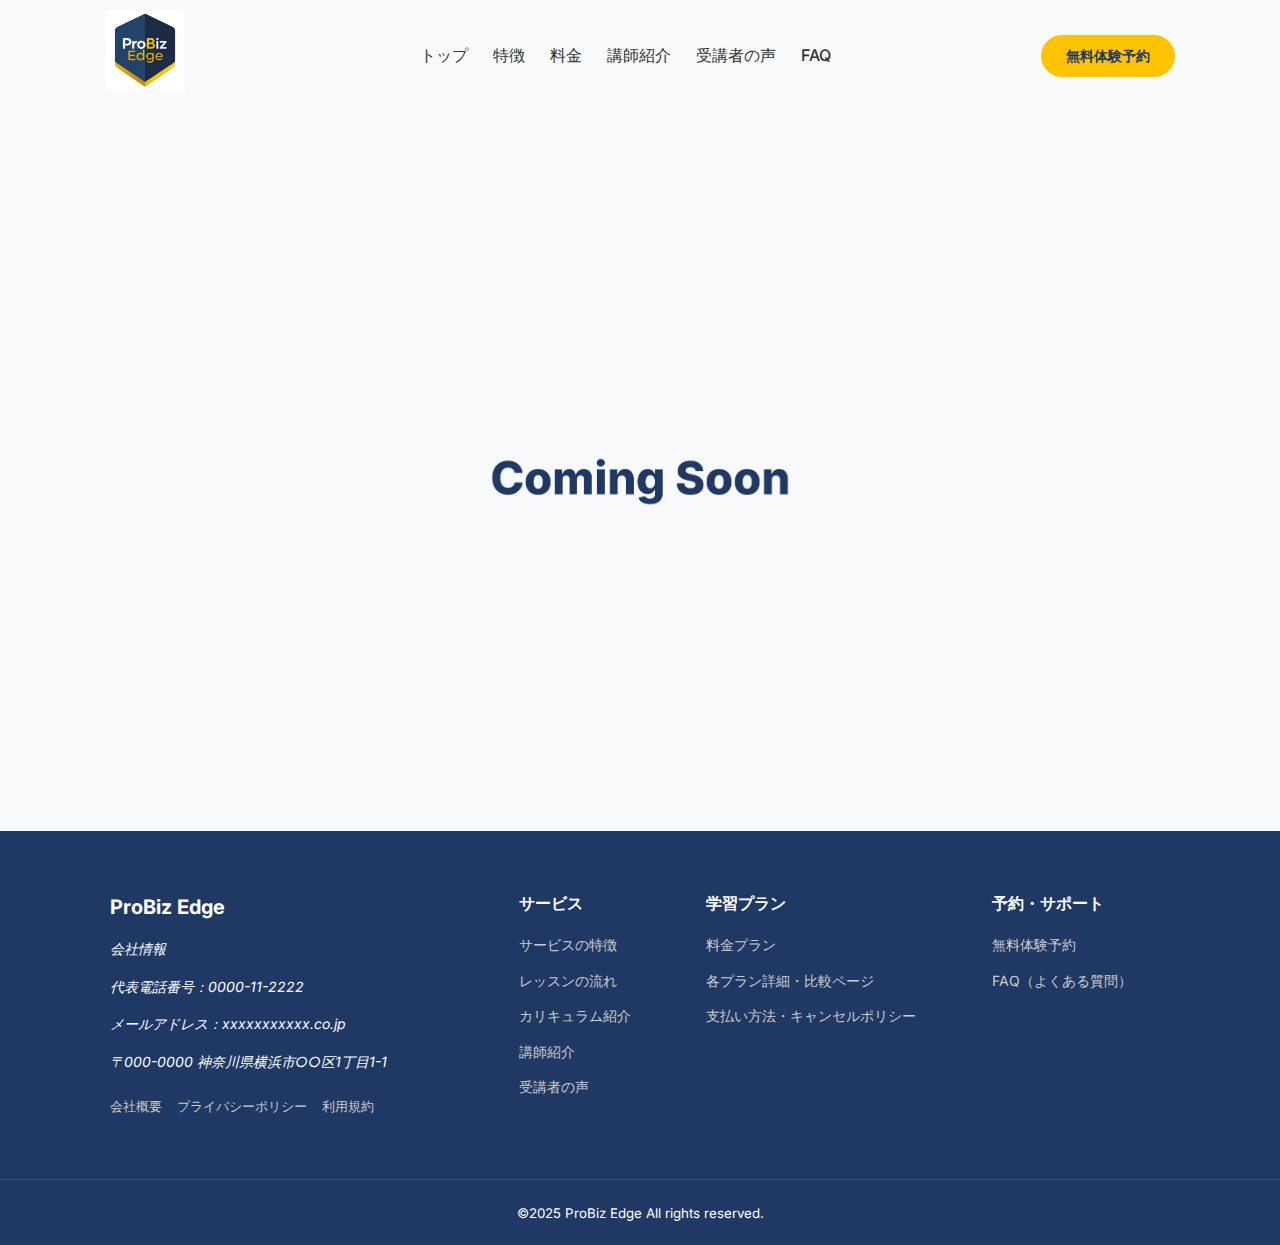
<file: support.html>
<!DOCTYPE html>
<html lang="ja">
  <head>
    <meta charset="UTF-8">
    <meta name="viewport" content="width=device-width, initial-scale=1.0">
    <title>サポート - ProBiz Edge</title>
    <meta name="description" content="ProBiz Edgeのサポートページです。オンラインレッスンでの手厚いサポートを紹介します。">
    <link rel="preconnect" href="https://fonts.googleapis.com">
	    <link rel="preconnect" href="https://fonts.gstatic.com" crossorigin>
	    <link href="https://fonts.googleapis.com/css2?family=Inter:wght@400;700&family=Noto+Sans+Japanese:wght@400;700&display=swap" rel="stylesheet">
      <link rel="stylesheet" href="style.css">
           <!-- ここにCSSのCDNリンクを記述します -->
      <link rel="stylesheet" href="https://cdnjs.cloudflare.com/ajax/libs/font-awesome/6.5.1/css/all.min.css">

  </head>
  <body>
    <!--ヘッダー-->
    <header class="header">
      <div class="header-container">
        <div class="logo">
          <a href="index.html">
          <img src="images/logo.png" alt="ProBiz Edgeのロゴ" width="80" height="80">
          </a>
          <!--<a href="/">ProBiz Edge</a>-->
        </div>
      <!--ハンバーガーメニューのボタン -->
      <button class="menu-toggle" id="menu-toggle">
        &#9776; 
      </button>
        <nav class="global-nav" id="global-nav">
          <ul>
            <li><a href="index.html">トップ</a></li>
            <li><a href="features.html">特徴</a></li>
            <li><a href="price.html">料金</a></li>
            <li><a href="teachers.html">講師紹介</a></li>
            <li><a href="voice.html">受講者の声</a></li>
            <li><a href="faq.html">FAQ</a></li>
          </ul>
        </nav>

        <div class="header-cta">
          <a href="reserve.html" class="cta-button">無料体験予約</a>
        </div>
      </div>
    </header>


    <!--メインコンテンツ-->
    <main class="construction-page"> 
        <img src="images/construction.png" alt="Coming soonと書かれた画像" class="construction-image">
    </main>



    <!--フッター-->
     <footer class="footer">
        <div class="footer-container">
            
            <div class="footer-info">
                <div class="logo">
                    <a href="index.html">ProBiz Edge</a>
                </div>
                <address>
                    <p>会社情報</p>
                    <p>代表電話番号：0000-11-2222</p>
                    <p>メールアドレス：xxxxxxxxxxx.co.jp</p>
                    <p>〒000-0000 神奈川県横浜市○○区1丁目1-1</p>
                </address>
                <ul class="footer-legal-links">
                    <li><a href="company.html">会社概要</a></li>
                    <li><a href="privacy.html">プライバシーポリシー</a></li>
                    <li><a href="terms.html">利用規約</a></li>
                </ul>
            </div>

            <div class="footer-nav">
                <div class="footer-nav-column">
                    <h4>サービス</h4>
                    <ul>
                        <li><a href="features.html">サービスの特徴</a></li>
                        <li><a href="flow.html">レッスンの流れ</a></li>
                        <li><a href="curriculum.html">カリキュラム紹介</a></li>
                        <li><a href="teachers.html">講師紹介</a></li>
                        <li><a href="voice.html">受講者の声</a></li>
                    </ul>
                </div>
                <div class="footer-nav-column">
                    <h4>学習プラン</h4>
                    <ul>
                        <li><a href="price.html">料金プラン</a></li>
                        <li><a href="pricedetails.html">各プラン詳細・比較ページ</a></li>
                        <li><a href="payment.html">支払い方法・キャンセルポリシー</a></li>
                    </ul>
                </div>
                <div class="footer-nav-column">
                    <h4>予約・サポート</h4>
                    <ul>
                        <li><a href="reserve.html">無料体験予約</a></li>
                        <li><a href="faq.html">FAQ（よくある質問）</a></li>
                    </ul>
                </div>
            </div>
        </div>
        
        <div class="copyright">
          <small>&copy;2025 ProBiz Edge All rights reserved.</small>
        </div>
    </footer>

    <script>
    //1.  ！JacaScript部分！　ボタン要素とメニュー要素を取得
    const toggleButton = document.getElementById('menu-toggle');
    const navMenu = document.getElementById('global-nav');

    // 2. ボタンにクリックイベントを追加
    toggleButton.addEventListener('click', function() {
        // 3. navMenuに 'is-active' クラスを付け外しする
        navMenu.classList.toggle('is-active');
    });
</script>
  </body>
  </html>
</file>
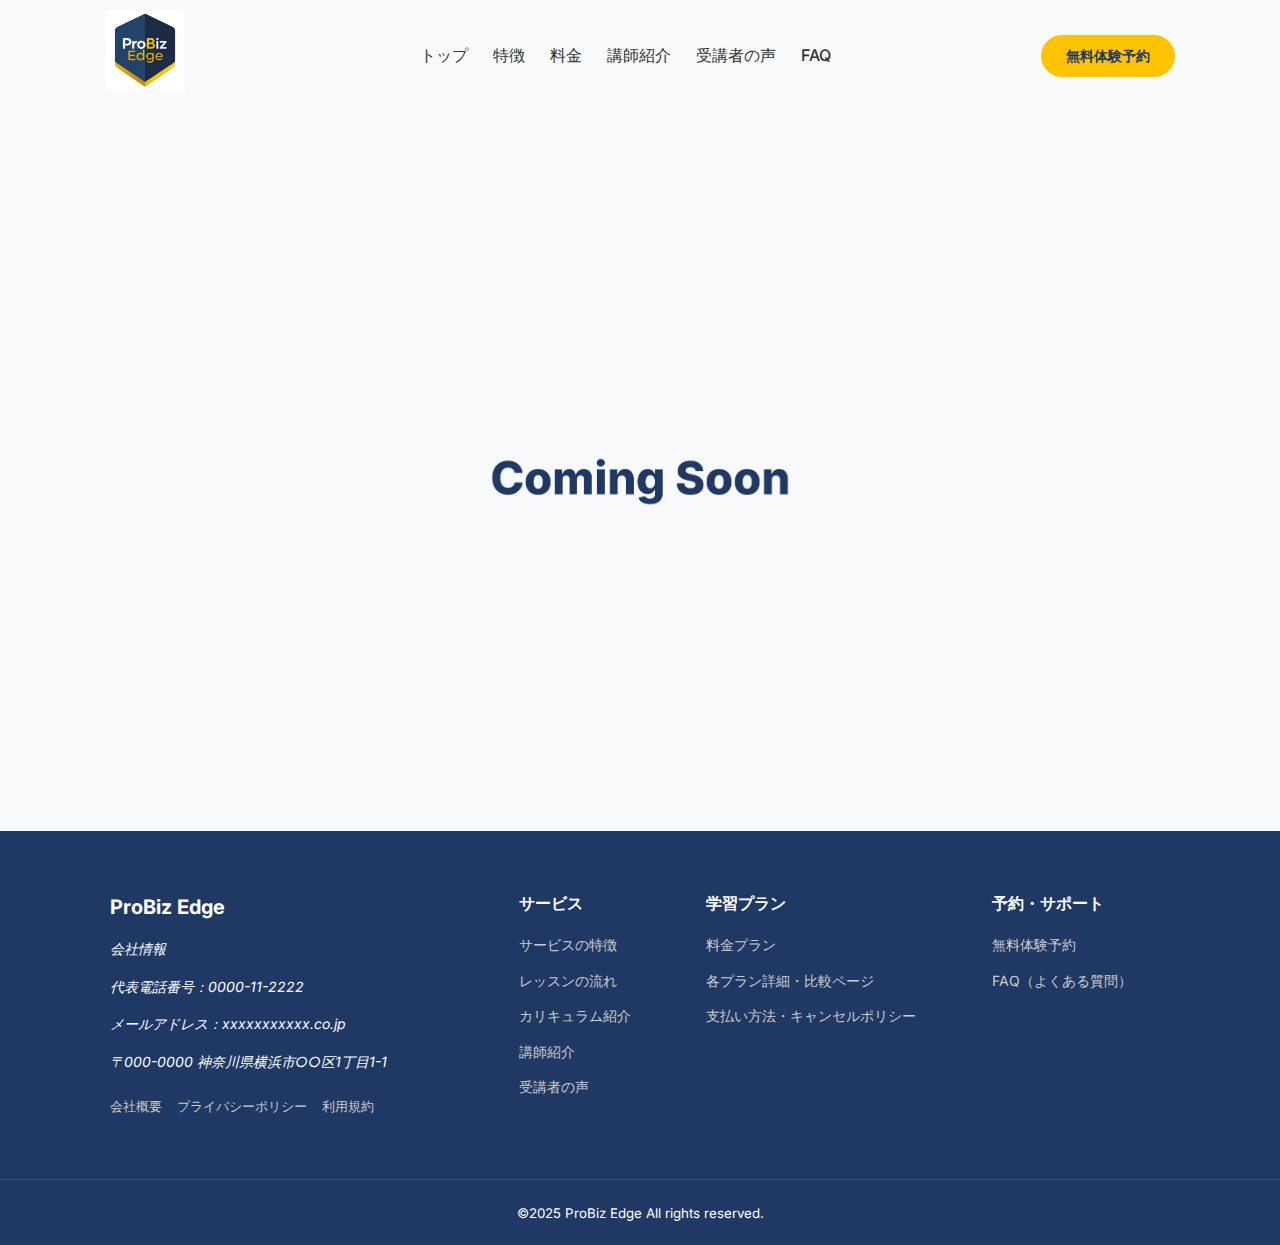
<file: teachers.html>
<!DOCTYPE html>
<html lang="ja">
  <head>
    <meta charset="UTF-8">
    <meta name="viewport" content="width=device-width, initial-scale=1.0">
    <title>講師紹介 - ProBiz Edge</title>
    <meta name="description" content="ProBiz Edgeの講師紹介ページです。講師陣のプロフィールや専門分野をご紹介します。">
    <link rel="preconnect" href="https://fonts.googleapis.com">
	    <link rel="preconnect" href="https://fonts.gstatic.com" crossorigin>
	    <link href="https://fonts.googleapis.com/css2?family=Inter:wght@400;700&family=Noto+Sans+Japanese:wght@400;700&display=swap" rel="stylesheet">
      <link rel="stylesheet" href="style.css">
           <!-- ここにCSSのCDNリンクを記述します -->
      <link rel="stylesheet" href="https://cdnjs.cloudflare.com/ajax/libs/font-awesome/6.5.1/css/all.min.css">

  </head>
  <body>
    <!--ヘッダー-->
    <header class="header">
      <div class="header-container">
        <div class="logo">
          <a href="index.html">
          <img src="images/logo.png" alt="ProBiz Edgeのロゴ" width="80" height="80">
          </a>
          <!--<a href="/">ProBiz Edge</a>-->
        </div>
      <!--ハンバーガーメニューのボタン -->
      <button class="menu-toggle" id="menu-toggle">
        &#9776; 
      </button>
        <nav class="global-nav" id="global-nav">
          <ul>
            <li><a href="index.html">トップ</a></li>
            <li><a href="features.html">特徴</a></li>
            <li><a href="price.html">料金</a></li>
            <li><a href="teachers.html">講師紹介</a></li>
            <li><a href="voice.html">受講者の声</a></li>
            <li><a href="faq.html">FAQ</a></li>
          </ul>
        </nav>

        <div class="header-cta">
          <a href="reserve.html" class="cta-button">無料体験予約</a>
        </div>
      </div>
    </header>


    <!--メインコンテンツ-->
    <main class="construction-page"> 
        <img src="images/construction.png" alt="Coming soonと書かれた画像" class="construction-image">
    </main>



    <!--フッター-->
     <footer class="footer">
        <div class="footer-container">
            
            <div class="footer-info">
                <div class="logo">
                    <a href="index.html">ProBiz Edge</a>
                </div>
                <address>
                    <p>会社情報</p>
                    <p>代表電話番号：0000-11-2222</p>
                    <p>メールアドレス：xxxxxxxxxxx.co.jp</p>
                    <p>〒000-0000 神奈川県横浜市○○区1丁目1-1</p>
                </address>
                <ul class="footer-legal-links">
                    <li><a href="company.html">会社概要</a></li>
                    <li><a href="privacy.html">プライバシーポリシー</a></li>
                    <li><a href="terms.html">利用規約</a></li>
                </ul>
            </div>

            <div class="footer-nav">
                <div class="footer-nav-column">
                    <h4>サービス</h4>
                    <ul>
                        <li><a href="features.html">サービスの特徴</a></li>
                        <li><a href="flow.html">レッスンの流れ</a></li>
                        <li><a href="curriculum.html">カリキュラム紹介</a></li>
                        <li><a href="teachers.html">講師紹介</a></li>
                        <li><a href="voice.html">受講者の声</a></li>
                    </ul>
                </div>
                <div class="footer-nav-column">
                    <h4>学習プラン</h4>
                    <ul>
                        <li><a href="price.html">料金プラン</a></li>
                        <li><a href="pricedetails.html">各プラン詳細・比較ページ</a></li>
                        <li><a href="payment.html">支払い方法・キャンセルポリシー</a></li>
                    </ul>
                </div>
                <div class="footer-nav-column">
                    <h4>予約・サポート</h4>
                    <ul>
                        <li><a href="reserve.html">無料体験予約</a></li>
                        <li><a href="faq.html">FAQ（よくある質問）</a></li>
                    </ul>
                </div>
            </div>
        </div>
        
        <div class="copyright">
          <small>&copy;2025 ProBiz Edge All rights reserved.</small>
        </div>
    </footer>

    <script>
    //1.  ！JacaScript部分！　ボタン要素とメニュー要素を取得
    const toggleButton = document.getElementById('menu-toggle');
    const navMenu = document.getElementById('global-nav');

    // 2. ボタンにクリックイベントを追加
    toggleButton.addEventListener('click', function() {
        // 3. navMenuに 'is-active' クラスを付け外しする
        navMenu.classList.toggle('is-active');
    });
</script>
  </body>
  </html>
</file>
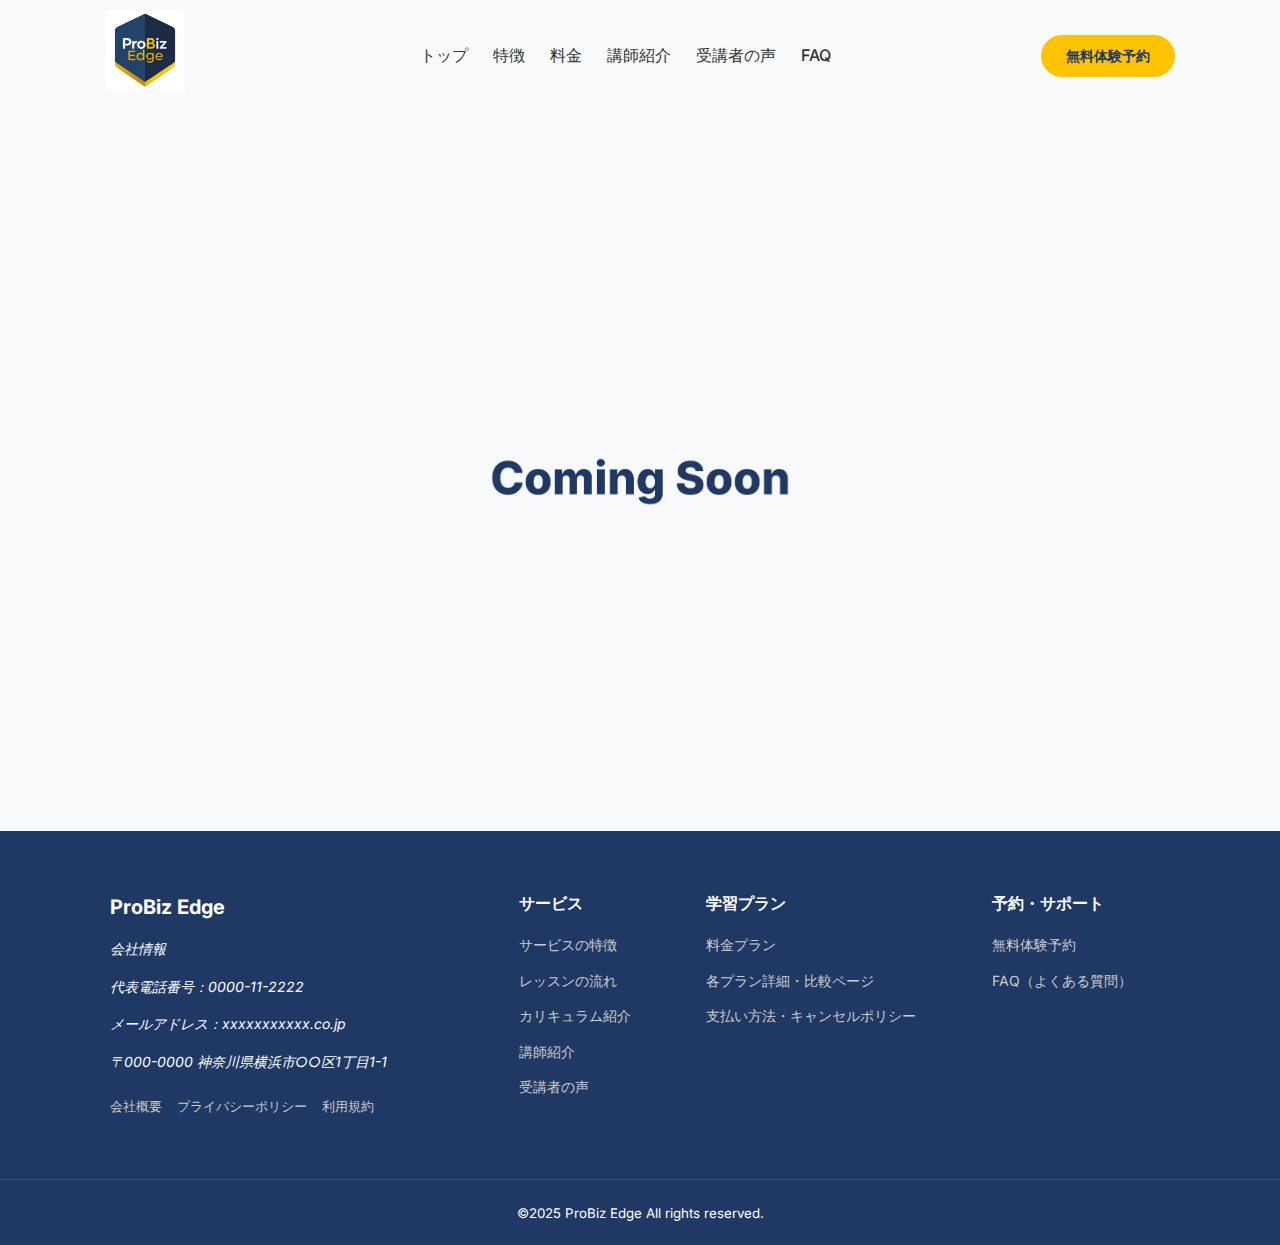
<file: terms.html>
<!DOCTYPE html>
<html lang="ja">
  <head>
    <meta charset="UTF-8">
    <meta name="viewport" content="width=device-width, initial-scale=1.0">
    <title>利用規約 - ProBiz Edge</title>
    <meta name="description" content="ProBiz Edgeの利用規約ページです。サービス利用に関する規約や注意事項を掲載しています。">
    <link rel="preconnect" href="https://fonts.googleapis.com">
	    <link rel="preconnect" href="https://fonts.gstatic.com" crossorigin>
	    <link href="https://fonts.googleapis.com/css2?family=Inter:wght@400;700&family=Noto+Sans+Japanese:wght@400;700&display=swap" rel="stylesheet">
      <link rel="stylesheet" href="style.css">
           <!-- ここにCSSのCDNリンクを記述します -->
      <link rel="stylesheet" href="https://cdnjs.cloudflare.com/ajax/libs/font-awesome/6.5.1/css/all.min.css">

  </head>
  <body>
    <!--ヘッダー-->
    <header class="header">
      <div class="header-container">
        <div class="logo">
          <a href="index.html">
          <img src="images/logo.png" alt="ProBiz Edgeのロゴ" width="80" height="80">
          </a>
          <!--<a href="/">ProBiz Edge</a>-->
        </div>
      <!--ハンバーガーメニューのボタン -->
      <button class="menu-toggle" id="menu-toggle">
        &#9776; 
      </button>
        <nav class="global-nav" id="global-nav">
          <ul>
            <li><a href="index.html">トップ</a></li>
            <li><a href="features.html">特徴</a></li>
            <li><a href="price.html">料金</a></li>
            <li><a href="teachers.html">講師紹介</a></li>
            <li><a href="voice.html">受講者の声</a></li>
            <li><a href="faq.html">FAQ</a></li>
          </ul>
        </nav>

        <div class="header-cta">
          <a href="reserve.html" class="cta-button">無料体験予約</a>
        </div>
      </div>
    </header>


    <!--メインコンテンツ-->
    <main class="construction-page"> 
        <img src="images/construction.png" alt="Coming soonと書かれた画像" class="construction-image">
    </main>



    <!--フッター-->
     <footer class="footer">
        <div class="footer-container">
            
            <div class="footer-info">
                <div class="logo">
                    <a href="index.html">ProBiz Edge</a>
                </div>
                <address>
                    <p>会社情報</p>
                    <p>代表電話番号：0000-11-2222</p>
                    <p>メールアドレス：xxxxxxxxxxx.co.jp</p>
                    <p>〒000-0000 神奈川県横浜市○○区1丁目1-1</p>
                </address>
                <ul class="footer-legal-links">
                    <li><a href="company.html">会社概要</a></li>
                    <li><a href="privacy.html">プライバシーポリシー</a></li>
                    <li><a href="terms.html">利用規約</a></li>
                </ul>
            </div>

            <div class="footer-nav">
                <div class="footer-nav-column">
                    <h4>サービス</h4>
                    <ul>
                        <li><a href="features.html">サービスの特徴</a></li>
                        <li><a href="flow.html">レッスンの流れ</a></li>
                        <li><a href="curriculum.html">カリキュラム紹介</a></li>
                        <li><a href="teachers.html">講師紹介</a></li>
                        <li><a href="voice.html">受講者の声</a></li>
                    </ul>
                </div>
                <div class="footer-nav-column">
                    <h4>学習プラン</h4>
                    <ul>
                        <li><a href="price.html">料金プラン</a></li>
                        <li><a href="pricedetails.html">各プラン詳細・比較ページ</a></li>
                        <li><a href="payment.html">支払い方法・キャンセルポリシー</a></li>
                    </ul>
                </div>
                <div class="footer-nav-column">
                    <h4>予約・サポート</h4>
                    <ul>
                        <li><a href="reserve.html">無料体験予約</a></li>
                        <li><a href="faq.html">FAQ（よくある質問）</a></li>
                    </ul>
                </div>
            </div>
        </div>
        
        <div class="copyright">
          <small>&copy;2025 ProBiz Edge All rights reserved.</small>
        </div>
    </footer>

    <script>
    //1.  ！JacaScript部分！　ボタン要素とメニュー要素を取得
    const toggleButton = document.getElementById('menu-toggle');
    const navMenu = document.getElementById('global-nav');

    // 2. ボタンにクリックイベントを追加
    toggleButton.addEventListener('click', function() {
        // 3. navMenuに 'is-active' クラスを付け外しする
        navMenu.classList.toggle('is-active');
    });
</script>
  </body>
  </html>
</file>
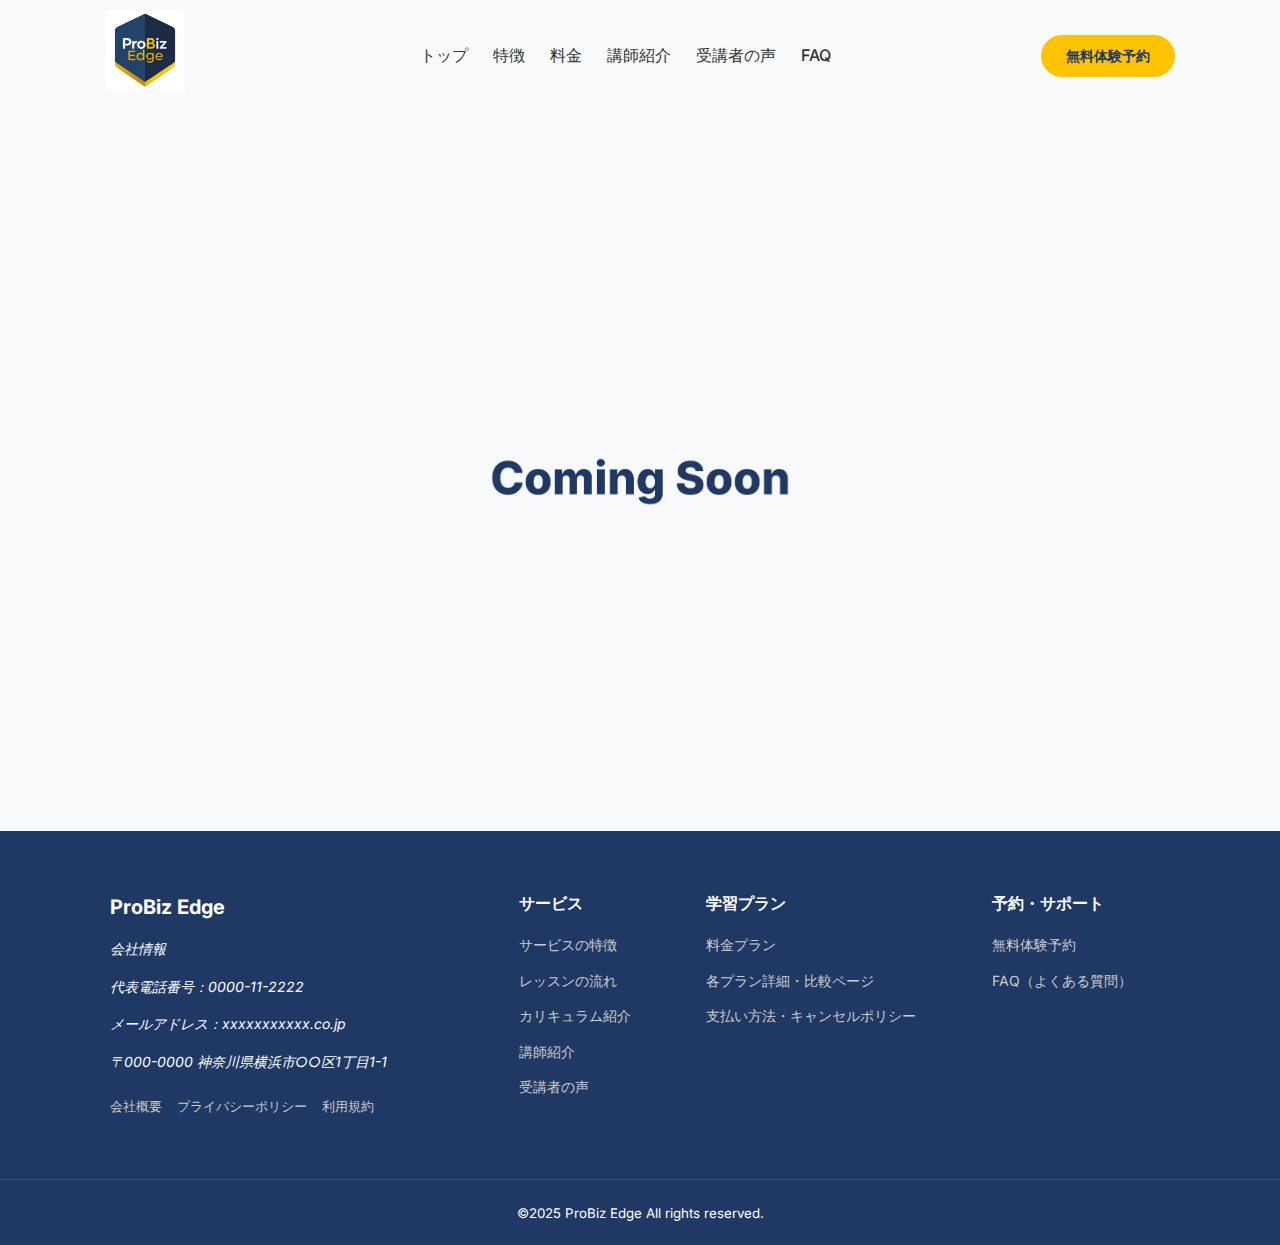
<file: voice.html>
<!DOCTYPE html>
<html lang="ja">
  <head>
    <meta charset="UTF-8">
    <meta name="viewport" content="width=device-width, initial-scale=1.0">
    <title>受講者の声 - ProBiz Edge</title>
    <meta name="description" content="ProBiz Edgeの受講者の声ページです。実際にサービスを利用した方々の体験談や成功事例をご紹介します。">
    <link rel="preconnect" href="https://fonts.googleapis.com">
	    <link rel="preconnect" href="https://fonts.gstatic.com" crossorigin>
	    <link href="https://fonts.googleapis.com/css2?family=Inter:wght@400;700&family=Noto+Sans+Japanese:wght@400;700&display=swap" rel="stylesheet">
      <link rel="stylesheet" href="style.css">
           <!-- ここにCSSのCDNリンクを記述します -->
      <link rel="stylesheet" href="https://cdnjs.cloudflare.com/ajax/libs/font-awesome/6.5.1/css/all.min.css">

  </head>
  <body>
    <!--ヘッダー-->
    <header class="header">
      <div class="header-container">
        <div class="logo">
          <a href="index.html">
          <img src="images/logo.png" alt="ProBiz Edgeのロゴ" width="80" height="80">
          </a>
          <!--<a href="/">ProBiz Edge</a>-->
        </div>
      <!--ハンバーガーメニューのボタン -->
      <button class="menu-toggle" id="menu-toggle">
        &#9776; 
      </button>
        <nav class="global-nav" id="global-nav">
          <ul>
            <li><a href="index.html">トップ</a></li>
            <li><a href="features.html">特徴</a></li>
            <li><a href="price.html">料金</a></li>
            <li><a href="teachers.html">講師紹介</a></li>
            <li><a href="voice.html">受講者の声</a></li>
            <li><a href="faq.html">FAQ</a></li>
          </ul>
        </nav>

        <div class="header-cta">
          <a href="reserve.html" class="cta-button">無料体験予約</a>
        </div>
      </div>
    </header>


    <!--メインコンテンツ-->
    <main class="construction-page"> 
        <img src="images/construction.png" alt="Coming soonと書かれた画像" class="construction-image">
    </main>



    <!--フッター-->
     <footer class="footer">
        <div class="footer-container">
            
            <div class="footer-info">
                <div class="logo">
                    <a href="index.html">ProBiz Edge</a>
                </div>
                <address>
                    <p>会社情報</p>
                    <p>代表電話番号：0000-11-2222</p>
                    <p>メールアドレス：xxxxxxxxxxx.co.jp</p>
                    <p>〒000-0000 神奈川県横浜市○○区1丁目1-1</p>
                </address>
                <ul class="footer-legal-links">
                    <li><a href="company.html">会社概要</a></li>
                    <li><a href="privacy.html">プライバシーポリシー</a></li>
                    <li><a href="terms.html">利用規約</a></li>
                </ul>
            </div>

            <div class="footer-nav">
                <div class="footer-nav-column">
                    <h4>サービス</h4>
                    <ul>
                        <li><a href="features.html">サービスの特徴</a></li>
                        <li><a href="flow.html">レッスンの流れ</a></li>
                        <li><a href="curriculum.html">カリキュラム紹介</a></li>
                        <li><a href="teachers.html">講師紹介</a></li>
                        <li><a href="voice.html">受講者の声</a></li>
                    </ul>
                </div>
                <div class="footer-nav-column">
                    <h4>学習プラン</h4>
                    <ul>
                        <li><a href="price.html">料金プラン</a></li>
                        <li><a href="pricedetails.html">各プラン詳細・比較ページ</a></li>
                        <li><a href="payment.html">支払い方法・キャンセルポリシー</a></li>
                    </ul>
                </div>
                <div class="footer-nav-column">
                    <h4>予約・サポート</h4>
                    <ul>
                        <li><a href="reserve.html">無料体験予約</a></li>
                        <li><a href="faq.html">FAQ（よくある質問）</a></li>
                    </ul>
                </div>
            </div>
        </div>
        
        <div class="copyright">
          <small>&copy;2025 ProBiz Edge All rights reserved.</small>
        </div>
    </footer>

    <script>
    //1.  ！JacaScript部分！　ボタン要素とメニュー要素を取得
    const toggleButton = document.getElementById('menu-toggle');
    const navMenu = document.getElementById('global-nav');

    // 2. ボタンにクリックイベントを追加
    toggleButton.addEventListener('click', function() {
        // 3. navMenuに 'is-active' クラスを付け外しする
        navMenu.classList.toggle('is-active');
    });
</script>
  </body>
  </html>
</file>
<file: style.css>
/* ヒーローコンテンツを中央に配置し、基本的なリセットを行う*/
/* Reset */
*{box-sizing:border-box;margin:0;padding:0}
html,body{height:100%}
body{font-family: 'Inter', 'Noto Sans Japanese', sans-serif;line-height:1.6;color:#333333;background:#fff}

/* ヘッダーの間隔 */
.header{width:100%;z-index:10}

/* ヒーローセクション: .hero-content を垂直方向と水平方向の両方で中央に配置する */
.hero-section{
  display:flex;
  align-items:center;
  justify-content:center;
  min-height:70vh; /* 70% of viewport height; adjust as needed */
  padding:2rem;
  background:linear-gradient(180deg, #ffffff 0%, #fbfbfb 100%);
}

.hero-overlay{
  width:100%;
  display:flex;
  align-items:center;
  justify-content:center;
}

.hero-content{
  max-width:1000px;
  width:100%;
  text-align:center;
  padding:1rem;
}

/* 他の部分に影響を与えずに、主要な見出しとCTAの見栄えを整える*/
.hero-content h1{font-size:2rem;line-height:1.2;margin-bottom:1rem}
.hero-content p{font-size:1.05rem;margin-bottom:1.25rem;color:#333333}
.cta-button{display:inline-block;padding:0.8rem 1.25rem;border-radius:6px;background:#0b5fff;color:#fff;text-decoration:none}
.cta-button.outline{background:transparent;border:2px solid #0b5fff;color:#0b5fff}

/* レスポンシブの調整 */
@media (min-width:768px){
  .hero-content h1{font-size:2.6rem}
}

/* 小規模ユーティリティ*/
.large{padding:1rem 1.5rem;font-size:1.05rem}


/*-- 基本設定 --*/
body {
    margin: 0;
    padding: 0;
    /* フォント指定 */
    font-family: 'Inter', 'Noto Sans Japanese', sans-serif;
    line-height: 1.6; /* 行間 */
    
    background-color: #F8F9FA; /* 背景：オフホワイト */
    color: #333333; /* 基本文字色：濃いグレー */
}

/* 見出しの基本スタイル */
h1, h2, h3, h4, h5, h6 {
    margin: 0;
    padding: 0;
    color: #203864; /* 太文字の部分：濃いネイビー */
    font-weight: bold;
}

.strategy h2, .strategy p{
    color: #FFFFFF; /* カードセクションは白 */
}

.strategy .page-hero h1{
    color : #FFFFFF;
}
.strategy{
    text-align: center;
}

h1{
    color: #FFFFFF; /* キービジュアルの大見出しは白 */  
}

p {
    margin: 0;
    padding: 0;
}

a {
    text-decoration: none; /* リンクの下線を消す */
    color: inherit; /* 色を親要素から継承 */
}

ul {
    list-style: none; /* リストの黒丸を消す */
    margin: 0;
    padding: 0;

}

/* ページ全体の横幅を制限するコンテナの調整 */
.header-container,
.features,
.difference,
.strategy,
.cta-block,
.footer-container {
    max-width: 1100px;
    margin-left: auto;
    margin-right: auto;
    padding-left: 20px;
    padding-right: 20px;

}

/* -- ヘッダー -- */
/* ヘッダーコンテナのルールをスコープ見える化し、他の .header-container の使用箇所（セクションラッパー）に影響を与えないようにする */
.header > .header-container {
    display: flex;
    justify-content: space-between;
    align-items: center;
}

/* セクション内でラッパーとして使われている .header-container はブロック表示に戻す */
.features .header-container,
.difference .header-container,
.strategy .header-container,
.cta-block .header-container,
.footer .header-container,
.page-faq .header-container {
    display: block;
    max-width: 1100px;
    margin-left: auto;
    margin-right: auto;
    padding-left: 20px;
    padding-right: 20px;
}

.logo a {
    font-size: 24px;
    font-weight: bold;
    color: #203864; /* メインカラーあとでここ変えるかもロゴマーク入れる*/
}

.global-nav ul {
    display: flex;
}

.global-nav li {
    margin-left: 25px;
}

.global-nav a {
    font-size: 16px;
    font-weight: 500;
    color: #333333; /* 濃いグレー */
}

/* -- CTAボタン（共通） -- */
.cta-button {
    display: inline-block;
    padding: 10px 25px;
    border-radius: 25px;
    font-size: 14px;
    font-weight: bold;
    text-align: center;
    transition: opacity 0.3s; /* ホバー時に少し透明にする効果 */
}
.cta-button:hover {
    opacity: 0.8;
}

/* CTAボタン（アクセントカラー：ゴールド） */
.header-cta .cta-button,
.cta-button.large{
    background-color: #FFC300; /* アクセントカラー */
    color: #203864; /* 文字はネイビー */
}

    /* CTAボックスのボタン影をつけて白背景から浮き上がらせる */
    .cta-button.large {
    box-shadow: 0px 3px 10px 5px rgba(0, 0, 0, 0.1); 
    }


/* CTAボタン（白抜き・枠線）*/
.cta-button.outline {
    font-size: 14px;
    background-color: #FFC300;
    border: 2px solid #FFC300; 
    color: #203864;
    border-radius: 25px;
}


/* CTAブロック内の白抜きボタン（料金プラン用）はメインカラー（ネイビー） */
.cta-block .cta-button.outline {
    font-size: 13px;
    background-color: #FFFFFF;
    border-color: #203864;
    color: #203864;
    border-radius: 25px;
    border-width: 1.5px;
    text-align: center;
     padding: 15px 40px;

    
}


/* --キービジュアル (Hero画像) -- */

/* ヒーローセクション全体: 背景画像と配置の基準の設定 */
.hero-section {
    position: relative; 
    width: 100%;
    height: 100vh; /* 画面いっぱいに表示 */
    
    /* 【背景画像指定】 */
    background-image: url('images/hero.png'); 
    background-size: cover; 
    background-position: center; 
    
    /* コンテンツを縦横中央に配置するための設定 */
    display: flex; 
    justify-content: center;
    align-items: center;
    overflow: hidden; 
}
/* 1. 濃いネイビーの半透明オーバーレイ */
.hero-overlay {
    position: absolute; 
    top: 0;
    left: 0;
    width: 100%;
    height: 100%;
    /* 【ネイビー（#203864）の透明度40%】 */
    background-color: rgba(32, 56, 100, 0.4); 
    z-index: 1; /* コンテンツの下 */
}

/* 2. テキストとCTAボタンのコンテンツ */
.hero-content {
    position: relative; /* オーバーレイより手前に出す*/
    z-index: 2; /* オーバーレイより手前。値が大きいほど手前 */
    /* 中央揃え（内部コンテンツを縦横中央にする） */
    display: flex;
    flex-direction: column;
    align-items: center;
    justify-content: center;
    text-align: center; /* コンテンツ内の文字とボタンを中央揃え */
    color: #FFFFFF; /* 文字色を白に */
    max-width: 960px;
    width: 100%;
    padding: 0 20px;
    margin: 0; /* 要素の上下左右のmarginをすべてリセットして親のFlexbox制御に委ねる */
}

.hero-content h1 {
    margin-top: 0;
    font-size: 4rem;
    line-height: 1.4;
    margin-bottom: 20px;
    color: #FFFFFF; 
    text-align: center;
}

.hero-content p {
    margin-top: 0;
    font-size: 20px;
    margin-bottom: 30px;
    color: #FFFFFF;
}


/* キービジュアル内のCTAボタン（大）*/
.cta-button.large {
    font-size: 14px;
    padding: 15px 40px;
    border-radius: 25px;
}

/* -- セクション共通 -- */
.features,
.difference,
.strategy,
.cta-block {
    padding-top: 80px;
    padding-bottom: 80px;
    /* 各セクションの背景をオフホワイトに */
    background-color: #F8F9FA;
    /* セクション間に余白を←これいらない？*/
    margin-bottom: 80px; 
}

.strategy{
    background-color: #203864; 
    color: #FFFFFF;
    max-width: 100%;
}

h2 { /* セクションタイトル */
    font-size: 2rem;
    text-align: center;
    margin-bottom: 20px;
    color: #203864; /* メインカラー */
}

.section-subtitle {
    font-size: 16px;
    text-align: center;
    margin-bottom: 50px;
    color: #333333;
}

/* -- 選ばれる3つの理由 (Features) -- */
.features-container {
    display: flex;
    justify-content: space-between;
    gap: 30px;
}

.feature-item {
    width: 31%;
    background-color: #FFFFFF; 
    padding: 30px;
    border-radius: 8px;
    /* 影をつけて白背景から浮き上がらせる */
    box-shadow: 0 4px 15px rgba(0, 0, 0, 0.05); 
    text-align: center;
}

.feature-item h3 {
    font-size: 20px;
    margin-bottom: 15px;
    text-align: center;
    color: #203864; 
}

.feature-item i{
    display: block;
    text-align: center;
    margin-bottom: 20px;
}

.feature-item p {
    font-size: 15px;
    margin-bottom: 25px;
}

/* -- 「話せる」と「成果を出せる」の違い (Difference) -- */

/* 画像を中央配置：モバイルは縦積みで中央、デスクトップは横並びで並べる */
.difference-container{
    display: flex;
    flex-direction: column; /* モバイルは縦に並べて中央寄せ */
    align-items: center;
    justify-content: center;
    /* gap: 40px; これいらないかも*/
}

.difference-text {
    text-align: center;
    width: 100%;
    display: flex;
    flex-direction: column;
    align-items: center;
}

.difference-text-bottom {
    margin-top: 20px;    
    text-align: center;
    width: 100%;
    display: flex;
    flex-direction: column;
    align-items: center;
}


.difference-image {
    width: 100%;
    max-width: 600px; /* 画面幅が広くても画像が大きくなりすぎないように制限 */
    margin: 40px auto; /* 上下の余白と横中央寄せ */
    display: block;
}

/* 画像内部の img はブロック化して幅100%で縮小可能にする */
.difference-image img{
    width: 100%;
    height: auto;
    display: block;
}

.difference-text h2 {
    text-align: center; 
}
.difference-text-bottom p {
font-size: 16;
}

/* ===== 5ステップの学習戦略 (Strategy) ===== */
.strategy-cta {
    background-color: #203864; 
    text-align: center;
    margin-top: 40px; /* (仮余白) */
}


/* ===== CTAブロック ===== */
.cta-block {
    background-color: #F8F9FA; 
    text-align: center;
}

.cta-buttons {
    display: flex;
    justify-content: center;
    gap: 20px;
    margin-top: 30px;
}

/* -- フッター -- */
.footer {
    /* 濃いネイビーの背景には白い文字 */
    background-color: #203864; /* メインカラー */
    color: #FFFFFF;
    padding-top: 60px;
}

.footer-container {
    display: flex;
    justify-content: space-between;
    padding-bottom: 60px;
}

.footer-info {
    width: 30%;
}
.footer-info .logo a {
    color: #FFFFFF;
    font-size: 20px;
}
.footer-info p {
    font-size: 14px;
    margin-top: 15px;
    color: #FFFFFF; /* フッター内の文字色 */
}

.footer-legal-links {
    display: flex;
    gap: 15px;
    margin-top: 20px;
}
.footer-legal-links a {
    font-size: 13px;
    color: #CCCCCC; /* 少し薄い白 */
}

.footer-nav {
    display: flex;
    width: 65%;
    justify-content: space-around;
}

.footer-nav-column h4 {
    font-size: 16px;
    margin-bottom: 15px;
    color: #FFFFFF; /* フッター見出し */
}
.footer-nav-column li {
    margin-bottom: 10px;
}
.footer-nav-column a {
    font-size: 14px;
    color: #CCCCCC; /* 少し薄い白 */
}

.copyright {
    text-align: center;
    padding: 20px;
    border-top: 1px solid #3a507a; /* ネイビーより少し明るい境界線 */
}
.copyright p {
    font-size: 12px;
    color: #AAAAAA;
}

/* -- 特徴ページ (features.html) -- */

/* ヒーローセクション (ネイビーの帯) */
.page-features .page-hero {
    /* strategy クラスの padding を上書き */
    padding-top: 60px;
    padding-bottom: 60px;
    text-align: center; /* 中央揃え */
}

.page-features .page-hero h1 {
    font-size: 48px;
    color: #FFFFFF; /* 白文字 */
    text-transform: uppercase; /* 大文字化 */
    margin-bottom: 10px;
    font-weight: 700; /* 太文字 */
}

.page-features .page-hero .section-subtitle {
    color: #FFFFFF; /* 白文字 */
    font-size: 16px;
    font-weight: 400; /* 普通文字 */
    margin-bottom: 0;
}


/* 3つの特徴 (カラム) */
.page-features .features {
    /* トップページのセクション余白 (margin-bottom) が不要なら打ち消し */
    margin-bottom: 0; 
}

.page-features .feature-item {
    /* トップページ(左揃え)と異なり、中央揃えに */
    text-align: center;
}

/* アイコンのダミースペース */
.page-features .feature-icon-placeholder {
    width: 60px;
    height: 60px;
    border-radius: 50%; /* 円形 */
    background-color: #FFC300; /* アクセントカラー */
    margin: 0 auto 20px auto; /* 中央揃えと下の余白 */
    
    /* (後でこの要素を <img ...> タグに差し替え) */
}

/* 「詳細を見る」ボタンの上の余白 */
.page-features .feature-item .cta-button {
    margin-top: 20px;
}


/* -- レッスンの流れ (flow.html) -- */

/* ヒーローセクション (ネイビーの帯) */
.page-flow .page-hero {
    padding-top: 60px;
    padding-bottom: 60px;
    text-align: center;
}

/* "LESSON FLOW" */
.page-flow .page-hero h1 {
    font-size: 42px; /* 特徴ページとデザインを統一 */
    color: #FFFFFF; /* 白文字 */
    text-transform: uppercase;
    margin-bottom: 10px;
    font-weight: 700;
}

/* "結果をコミットする5つのステップ" */
.page-flow .page-hero .section-subtitle {
    color: #FFFFFF;
    font-size: 16px; /* 特徴ページとデザインを統一 */
    font-weight: 700;
    margin-bottom: 0;
}

/* 5ステップのセクション全体 */
.lesson-flow-steps {
    padding-top: 80px;
    padding-bottom: 80px;
    background-color: #F8F9FA; /* ボディのオフホワイト背景 */
}

/* ステップのコンテナ (中央揃え) */
.flow-steps-container {
    max-width: 900px; /* カードの幅を少し狭く */
    margin-left: auto;
    margin-right: auto;
    padding-left: 20px;
    padding-right: 20px;
}

/* 各ステップの白いカード */
.flow-step-item {
    display: flex;
    align-items: center; /* 上下中央揃え */
    background-color: #FFFFFF; /* 白いカード */
    padding: 30px;
    border-radius: 8px;
    box-shadow: 0 4px 15px rgba(0, 0, 0, 0.05);
    margin-bottom: 25px; /* カード間の余白 */
}

/* ステップのテキスト部分 (左側) */
.flow-step-text {
    flex: 1; /* テキストが幅を自動で取る */
    padding-right: 20px; /* アイコンとの間に余白 */
}

.flow-step-text h3 {
    font-size: 20px;
    color: #203864; /* メインカラー */
    margin-bottom: 15px;
}

.flow-step-text p {
    font-size: 15px;
    line-height: 1.7; /* 行間を少し広げる */
}

/* レッスンの流れアイコン */
 .flow-step-icon {
    width: 100px;
    height: 100px;
    display: flex;
    justify-content: center;
    align-items: center;
    text-align: center;
} 


/* -- 予約フォームページ (reserve.html) -- */
.reservation-form {
    max-width: 800px;
    margin: 120px auto 60px;
    padding: 40px;
    background: #fff;
    border-radius: 8px;
    box-shadow: 0 4px 15px rgba(0, 0, 0, 0.05);
}

.reservation-form h2 {
    font-size: 2rem;
    color: #203864;
    text-align: center;
    margin-bottom: 40px;
}

.form-group {
    margin-bottom: 24px;
}

.form-group label {
    display: block;
    margin-bottom: 8px;
    font-weight: bold;
    color: #333;
}

.form-group input {
    width: 100%;
    padding: 12px;
    border: 1px solid #ddd;
    border-radius: 4px;
    font-size: 16px;
}

.reservation-form .cta-button {
    width: 100%;
    padding: 16px;
    font-size: 18px;
    background: #ffc300;
    border: none;
    border-radius: 4px;
    color: #203864;
    cursor: pointer;
    transition: background-color 0.3s;
}

.reservation-form .cta-button:hover {
    background: #ffc800;
}

/* 料金ページhero文字 */
.page-pricing .page-hero h1 {
    color: #FFFFFF;
    text-align: center; /* 白文字 */
}

.page-pricing .page-hero .section-subtitle {
    color: #FFFFFF;
}

/* "FAQ" さっき追加した*/
.page-flow .page-hero h1 {
    font-size: 42px; /* 特徴ページとデザインを統一 */
    color: #FFFFFF; /* 白文字 */
    text-transform: uppercase;
    margin-bottom: 10px;
    font-weight: 700;
}



/* -- レスポンシブ対応 -- */
/* 最初にスマートフォンなど小さい画面向けのスタイルを定義 (モバイルファースト) */
.container {
  width: 100%;
  padding: 10px;
}

/* 画面幅が768px以上になったら、このスタイルを適用する (タブレットとか)*/
@media screen and (min-width: 768px) {
  .container {
    width: 700px;
    padding: 20px;
  }
}

/* 画面幅が1200px以上になったら、さらにこのスタイルを適用する */
@media screen and (min-width: 1200px) {
  .container {
    width: 1100px;
    margin: 0 auto;
  }
}

.features-container, .features-container.pricing-container{
    display: flex;
    flex-direction: column;
    gap: 20px;
    padding: 0 5px;
}

.features-item, .feature-item.pricing-item{
    width: 100%;
    padding: 30px 15px;
}

.feature-item, .feature-item.pricing-item{
   /* padding: 4.8rem 2.5rem;*/
    width: 100%;
    max-width: 79.9rem;
    margin: 0 auto;
}
/* 画面幅が768px以上になったら、このスタイルを適用する */
@media screen and (min-width: 768px) {
    .features-container, .features-container.pricing-container{
        flex-direction: row;
    }
    .features-item, .feature-item.pricing-item{
        width: 31%;
    }
}

/* ヘッダー全体のスタイル調整 */
.header-container {
    display: flex;
    justify-content: space-between; /* ロゴとメニューを両端に寄せる */
    align-items: center; /* 要素を垂直方向の中央に揃える */
    padding: 10px 15px; 
    background-color: #F8F9FA; 
    width: 100%;
    box-sizing: border-box; /* paddingをwidthに含める */
}
/* ナビゲーションメニューをモバイルで非表示にする */
.global-nav {
    /* 画面が狭いときは非表示にする */
    display: none; 
    /* 必要に応じて、ハンバーガーメニューが表示された時のスタイルも設定 */
}

/* 画面が広いときでナビゲーションを再表示できるようにする */
@media screen and (min-width: 768px) {
    .global-nav {
        display: block; /* PC表示では横並びに戻す */
    }
    .global-nav ul {
        display: flex; /* メニュー項目を横並びに */
        list-style: none;
        padding: 0;
    }
    .global-nav li {
        margin-left: 25px;
        /* メニュー項目の間の余白 */
    }
}

/* ====ハンバーガーメニューのスタイル ====*/
/* --- モバイル向け --- */
/* ハンバーガーボタンはモバイルで表示 */
.menu-toggle {
    display: block; 
    background: none;
    border: none;
    font-size: 30px;
    cursor: pointer;
}

/* navメニューをトグル(オンオフ)で表示させるためのスタイル */
.global-nav {
    display: none; 
    position: absolute;
    top: 60px; /* ヘッダーの高さに合わせて調整 */
    left: 0;
    width: 100%;
    background-color: #f8f9fa;
}
/* JavaScriptで付与されるクラス。メニューを表示する */
.global-nav.is-active {
    display: block; 
}


/* --- PC向け --- */
@media screen and (min-width: 768px) {
    /*PCではハンバーガーボタンを非表示 */
    .menu-toggle {
        display: none; 
    }
    /* PCではメニューを常に横並びで表示 */
    .global-nav {
        display: block !important;
        position: static;
        width: auto;
    }
    .global-nav ul {
        display: flex;
    }
}

/* ===== 制作中メッセージ ===== */
.construction-message {
    text-align: center;
    font-size: 24px; 
    font-weight: bold;
    color: #203864; 
    padding: 20px;
    border: 1px solid #ccc; 
    background-color: #f9f9f9;
    margin: 0 auto;
}

.construction-page{
    display: flex;
    flex-direction: column;
    align-items: center;
    justify-content: center;
    min-height: 80vh;
    flex-grow: 1;
}
.construction-image {
    display: block;
    margin: 20px auto 0 auto;
    max-width: 300px;
    width: 100%;
    height: auto;
}
</file>
